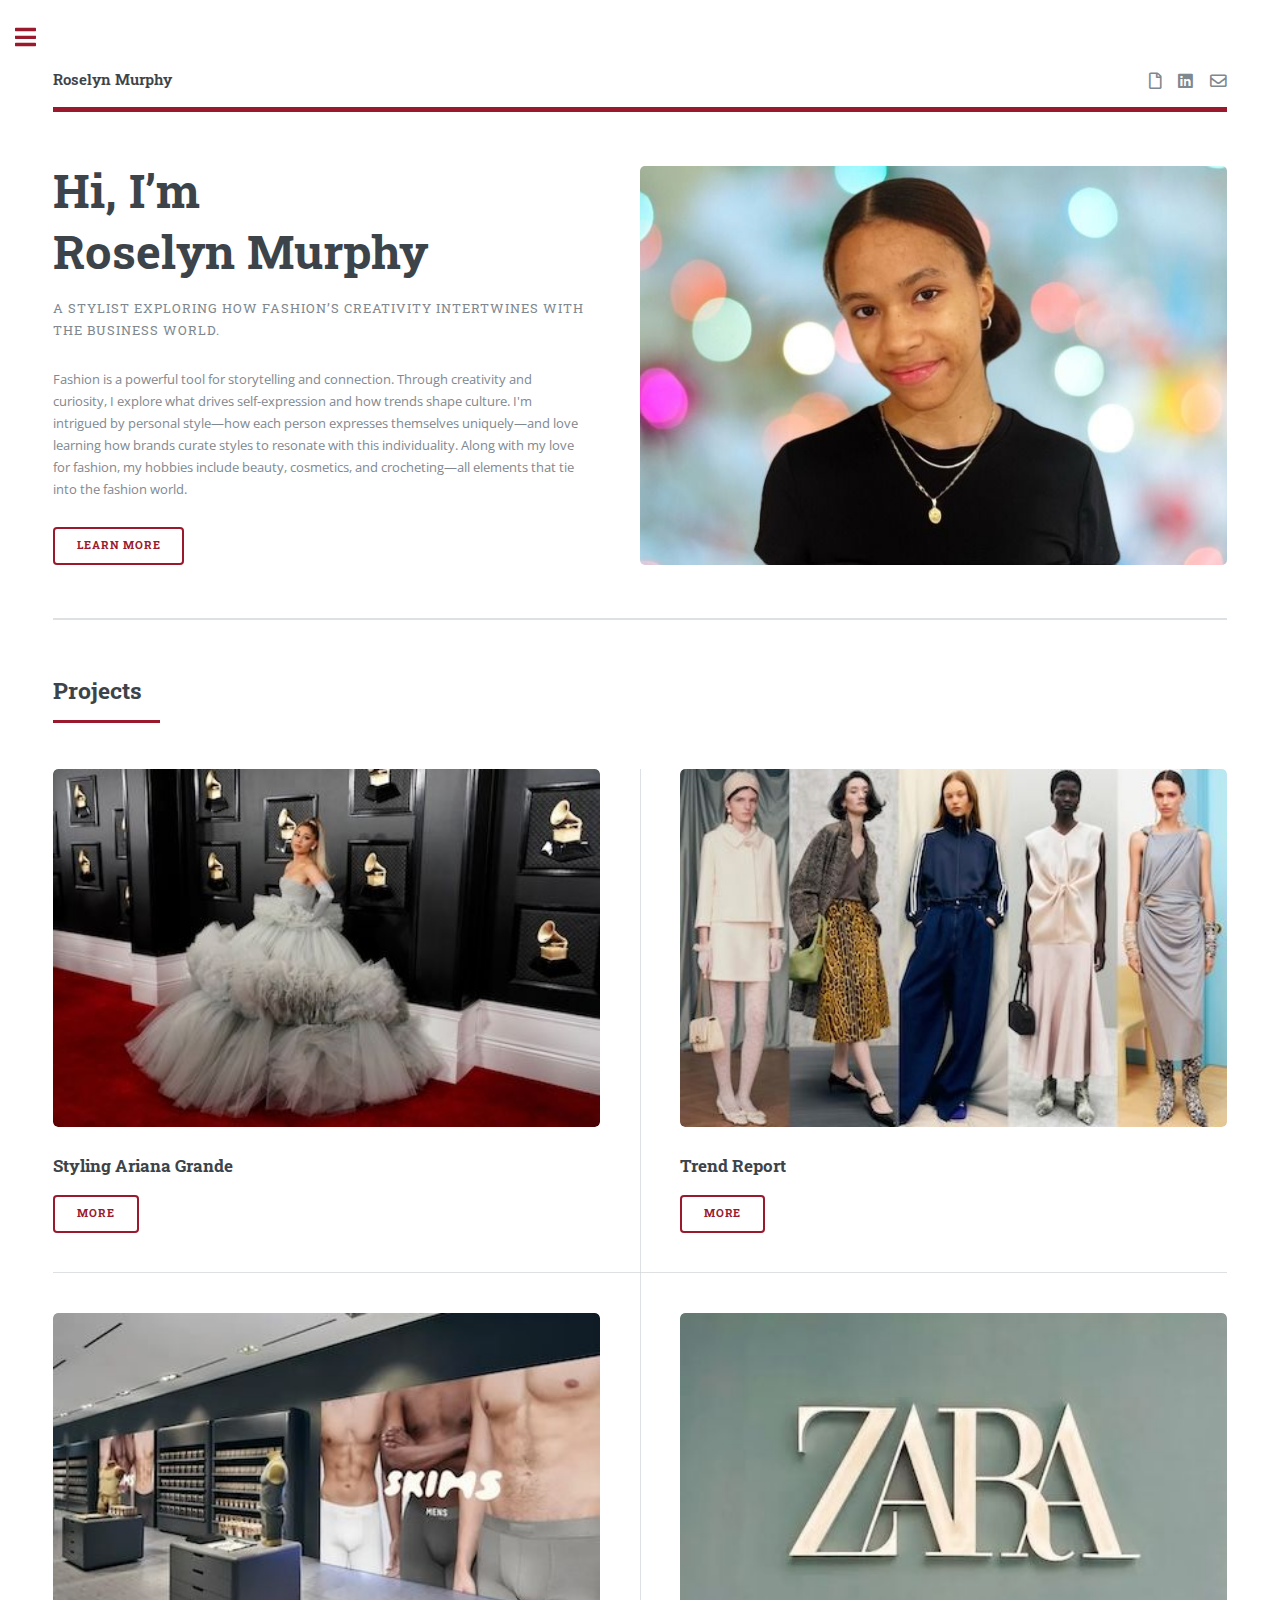
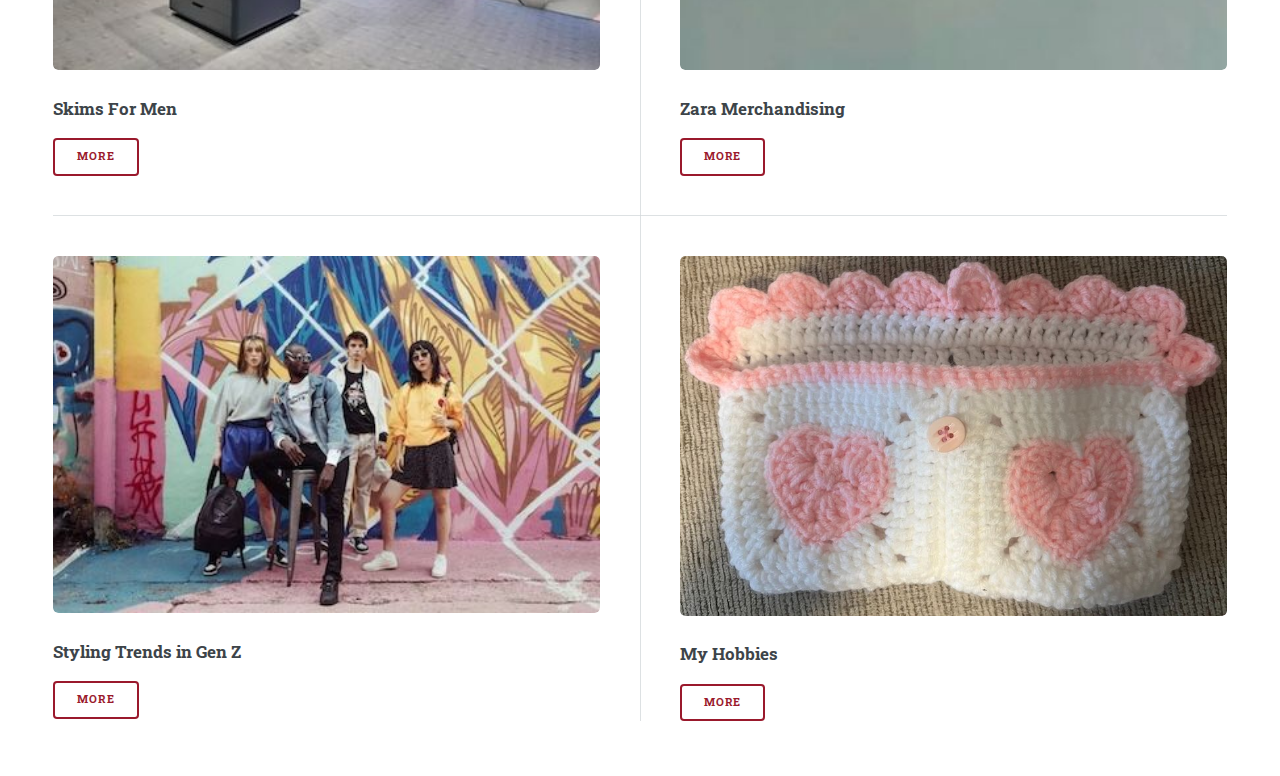
<file: index.html>
<!DOCTYPE html>
<!--
	Editorial by HTML5 UP
	html5up.net | @ajlkn
	Free for personal and commercial use under the CCA 3.0 license (html5up.net/license)
-->
<html>
  <head>
    <title>Roselyn Murphy</title>
    <meta charset="utf-8" />
    <meta name="viewport" content="width=device-width, initial-scale=1, user-scalable=no" />
    <link href="https://cdn.jsdelivr.net/npm/bootstrap@5.3.3/dist/css/bootstrap.min.css" rel="stylesheet" integrity="sha384-QWTKZyjpPEjISv5WaRU9OFeRpok6YctnYmDr5pNlyT2bRjXh0JMhjY6hW+ALEwIH" crossorigin="anonymous" />
    <link rel="stylesheet" href="assets/css/main.css" />
    <link rel="shortcut icon" href="images/favicon.png" />
  </head>
  <body class="is-preload">
    <!-- Wrapper -->
    <div id="wrapper">
      <!-- Main -->
      <div id="main">
        <div class="inner">
          <!-- Header -->
          <header id="header">
            <a href="index.html" class="logo"><strong>Roselyn Murphy</strong></a>
            <ul class="icons">
              <li>
                <a href="resume.html" class="icon fa-file"><span class="label">Resume</span></a>
              </li>
              <li>
                <a href="https://www.linkedin.com/in/roselynmurphy/" target="_blank" class="icon brands fa-linkedin"><span class="label">LinkedIn</span></a>
              </li>

              <li>
                <a href="mailto:roselynstyles1@gmail.com" class="icon fa-envelope"><span class="label">E-mail</span></a>
              </li>
            </ul>
          </header>

          <!-- Banner -->
          <section id="banner">
            <div class="content">
              <header>
                <h1>Hi, I’m <br />Roselyn Murphy</h1>
                <p>A stylist exploring how fashion’s creativity intertwines with the business world.</p>
              </header>
              <p>Fashion is a powerful tool for storytelling and connection. Through creativity and curiosity, I explore what drives self-expression and how trends shape culture. I'm intrigued by personal style—how each person expresses themselves uniquely—and love learning how brands curate styles to resonate with this individuality. Along with my love for fashion, my hobbies include beauty, cosmetics, and crocheting—all elements that tie into the fashion world.</p>
              <ul class="actions">
                <li><a href="#projects" class="button big">Learn More</a></li>
              </ul>
            </div>
            <span class="image object">
              <img src="images/pic12.jpg" alt="Young woman in a black t-shirt in front of a colorful background" />
            </span>
          </section>

          <!-- Section -->
          <section id="projects">
            <header class="major">
              <h2>Projects</h2>
            </header>
            <div class="posts">
              <article>
                <a href="https://docs.google.com/presentation/d/e/2PACX-1vQFUf8J9UiQTQElZM9oThGrsbC87ZNIMvY0MImWCInMds0xAnpzkNyN0obHUUwVGMZwhWYCDi-Po8GY/pub?start=false&loop=false&delayms=3000" target="_blank" class="image"><img src="images/pic01.jpg" alt="" /></a>
                <h3>Styling Ariana Grande</h3>
                <ul class="actions">
                  <li><a href="https://docs.google.com/presentation/d/e/2PACX-1vQFUf8J9UiQTQElZM9oThGrsbC87ZNIMvY0MImWCInMds0xAnpzkNyN0obHUUwVGMZwhWYCDi-Po8GY/pub?start=false&loop=false&delayms=3000" target="_blank" class="button">More</a></li>
                </ul>
              </article>
              <article>
                <a href="https://docs.google.com/presentation/d/e/2PACX-1vSbdgY721Va6yXql9DDVXXfve1D-O9VCAEy5qbvpsdWv3rvLDGauWvRI8lg11WyDJUmeQJ88-68aOCx/pub?start=false&loop=false&delayms=3000" target="_blank" class="image"><img src="images/pic02.jpg" alt="" /></a>
                <h3>Trend Report</h3>
                <ul class="actions">
                  <li><a href="https://docs.google.com/presentation/d/e/2PACX-1vSbdgY721Va6yXql9DDVXXfve1D-O9VCAEy5qbvpsdWv3rvLDGauWvRI8lg11WyDJUmeQJ88-68aOCx/pub?start=false&loop=false&delayms=3000" target="_blank" class="button">More</a></li>
                </ul>
              </article>
              <article>
                <a href="https://docs.google.com/presentation/d/e/2PACX-1vSrEFPoEVnE91pwb76P_fZr3q1hpel1ezLRpvy9yBvN6WawYiaPIxX-_GbU773xyBFAYDmcMs9Pz_ov/pub?start=false&loop=false&delayms=3000" target="_blank" class="image"><img src="images/pic03.jpg" alt="" /></a>
                <h3>Skims For Men</h3>

                <ul class="actions">
                  <li><a href="https://docs.google.com/presentation/d/e/2PACX-1vSrEFPoEVnE91pwb76P_fZr3q1hpel1ezLRpvy9yBvN6WawYiaPIxX-_GbU773xyBFAYDmcMs9Pz_ov/pub?start=false&loop=false&delayms=3000" target="_blank" class="button">More</a></li>
                </ul>
              </article>
              <article>
                <a href="https://docs.google.com/presentation/d/e/2PACX-1vQGa0f9np5UrNCwvm_CsO5bmOja0ASBzr_uhqsFW5eKWUH3UvQRjwRH_uY_VELbQycNnWjDblXEBR2b/pub?start=false&loop=false&delayms=3000" target="_blank" class="image"><img src="images/pic04.jpg" alt="" /></a>
                <h3>Zara Merchandising</h3>

                <ul class="actions">
                  <li><a href="https://docs.google.com/presentation/d/e/2PACX-1vQGa0f9np5UrNCwvm_CsO5bmOja0ASBzr_uhqsFW5eKWUH3UvQRjwRH_uY_VELbQycNnWjDblXEBR2b/pub?start=false&loop=false&delayms=3000" target="_blank" class="button">More</a></li>
                </ul>
              </article>
              <article>
                <a href="https://www.canva.com/design/DAFW8zA4uZY/KrnlI-2i9bk90xEfMPKT4g/view?utm_content=DAFW8zA4uZY&utm_campaign=designshare&utm_medium=link2&utm_source=uniquelinks&utlId=h5770e07f64" target="_blank" class="image"><img src="images/pic05.jpg" alt="" /></a>
                <h3>Styling Trends in Gen Z</h3>

                <ul class="actions">
                  <li><a href="https://www.canva.com/design/DAFW8zA4uZY/KrnlI-2i9bk90xEfMPKT4g/view?utm_content=DAFW8zA4uZY&utm_campaign=designshare&utm_medium=link2&utm_source=uniquelinks&utlId=h5770e07f64" target="_blank" class="button">More</a></li>
                </ul>
              </article>
              <article>
                <a href="hobbies.html" class="image">
                  <div id="carouselExampleSlidesOnly" class="carousel slide" data-bs-ride="carousel">
                    <div class="carousel-inner">
                      <div class="carousel-item active">
                        <img src="images/pic06.jpg" class="d-block w-100" alt="crocheted purse in white and pink" />
                      </div>
                      <div class="carousel-item">
                        <img src="images/pic07.jpg" class="d-block w-100" alt="crocheted purse in pink and white" />
                      </div>
                      <div class="carousel-item">
                        <img src="images/pic08.jpg" class="d-block w-100" alt="crocheted case to hold crocheting supplies" />
                      </div>
                      <div class="carousel-item">
                        <img src="images/pic09.jpg" class="d-block w-100" alt="crocheted white bunny with red heart" />
                      </div>
                      <div class="carousel-item">
                        <img src="images/pic10.jpg" class="d-block w-100" alt="crocheted purple bunny with pink heart" />
                      </div>
                      <div class="carousel-item">
                        <img src="images/pic11.jpg" class="d-block w-100" alt="crocheted tote in white and blue" />
                      </div>
                    </div></div
                ></a>
                <h3>My Hobbies</h3>

                <ul class="actions">
                  <li><a href="hobbies.html" class="button">More</a></li>
                </ul>
              </article>
            </div>
          </section>
        </div>
      </div>

      <!-- Sidebar -->
      <div id="sidebar">
        <div class="inner">
          <!-- Menu -->
          <nav id="menu">
            <header class="major">
              <h2>Menu</h2>
            </header>
            <ul>
              <li><a href="index.html">About</a></li>
              <li><a href="resume.html">Resume</a></li>
              <li>
                <span class="opener">Projects</span>
                <ul>
                  <li><a href="https://docs.google.com/presentation/d/e/2PACX-1vQFUf8J9UiQTQElZM9oThGrsbC87ZNIMvY0MImWCInMds0xAnpzkNyN0obHUUwVGMZwhWYCDi-Po8GY/pub?start=false&loop=false&delayms=3000" target="_blank">Styling Ariana Grande</a></li>
                  <li><a href="https://docs.google.com/presentation/d/e/2PACX-1vSbdgY721Va6yXql9DDVXXfve1D-O9VCAEy5qbvpsdWv3rvLDGauWvRI8lg11WyDJUmeQJ88-68aOCx/pub?start=false&loop=false&delayms=3000" target="_blank">Trend Report</a></li>
                  <li><a href="https://docs.google.com/presentation/d/e/2PACX-1vSrEFPoEVnE91pwb76P_fZr3q1hpel1ezLRpvy9yBvN6WawYiaPIxX-_GbU773xyBFAYDmcMs9Pz_ov/pub?start=false&loop=false&delayms=3000" target="_blank">Skims</a></li>
                  <li><a href="https://docs.google.com/presentation/d/e/2PACX-1vQGa0f9np5UrNCwvm_CsO5bmOja0ASBzr_uhqsFW5eKWUH3UvQRjwRH_uY_VELbQycNnWjDblXEBR2b/pub?start=false&loop=false&delayms=3000" target="_blank">Zara Merchandising</a></li>
                  <li><a href="https://www.canva.com/design/DAFW8zA4uZY/KrnlI-2i9bk90xEfMPKT4g/view?utm_content=DAFW8zA4uZY&utm_campaign=designshare&utm_medium=link2&utm_source=uniquelinks&utlId=h5770e07f64" target="_blank">Styling Trends in Gen Z</a></li>
                  <li><a href="hobbies.html">My Hobbies</a></li>
                </ul>
              </li>
            </ul>
          </nav>

          <!-- Section -->
          <section>
            <header class="major">
              <h2>Get in touch</h2>
            </header>
            <p>Passionate about making an impact in the fashion industry, I’m always seeking opportunities to further my vision and contribute to meaningful projects. Let’s connect and collaborate on something extraordinary.</p>
            <ul class="contact">
              <li class="icon solid fa-envelope"><a href="mailto:roselynstyles1@gmail.com">roselynstyles1@gmail.com</a></li>
              <li class="icon solid fa-phone">(929) 302-5917</li>
              <li class="icon brands fa-linkedin"><a href="https://www.linkedin.com/in/roselynmurphy/" target="_blank"> LinkedIn</a></li>
              <li class="icon solid fa-home">Bronx, New York, United States</li>
            </ul>

            <!-- Form -->
            <h3>Contact Me</h3>
            <form id="form" method="post" action="https://formspree.io/f/meoeyozb" name="contact">
              <div class="row gtr-uniform">
                <div class="col-6 col-12-xsmall">
                  <input type="text" name="demo-name" id="demo-name" value="" placeholder="Name" />
                </div>
                <div class="col-6 col-12-xsmall">
                  <input type="email" name="demo-email" id="demo-email" value="" placeholder="Email" />
                </div>
                <!-- Break -->
                <div class="col-12">
                  <textarea name="demo-message" id="demo-message" placeholder="Enter your message" rows="6"></textarea>
                </div>
                <!-- Break -->
                <div class="col-12">
                  <ul class="actions">
                    <li><input type="submit" value="Send Message" class="primary" /></li>
                    <li><input type="reset" value="Reset" /></li>
                  </ul>
                </div>
              </div>
            </form>
          </section>

          <!-- Footer -->
          <footer id="footer">
            <p class="copyright">&copy; Roselyn Murphy. All rights reserved. <br />Design: <a href="https://html5up.net">HTML5 UP</a>.</p>
          </footer>
        </div>
      </div>
    </div>

    <!-- Scripts -->
    <script src="https://cdn.jsdelivr.net/npm/bootstrap@5.3.3/dist/js/bootstrap.bundle.min.js" integrity="sha384-YvpcrYf0tY3lHB60NNkmXc5s9fDVZLESaAA55NDzOxhy9GkcIdslK1eN7N6jIeHz" crossorigin="anonymous"></script>
    <script src="assets/js/jquery.min.js"></script>
    <script src="assets/js/browser.min.js"></script>
    <script src="assets/js/breakpoints.min.js"></script>
    <script src="assets/js/util.js"></script>
    <script src="assets/js/main.js"></script>
  </body>
</html>
</file>
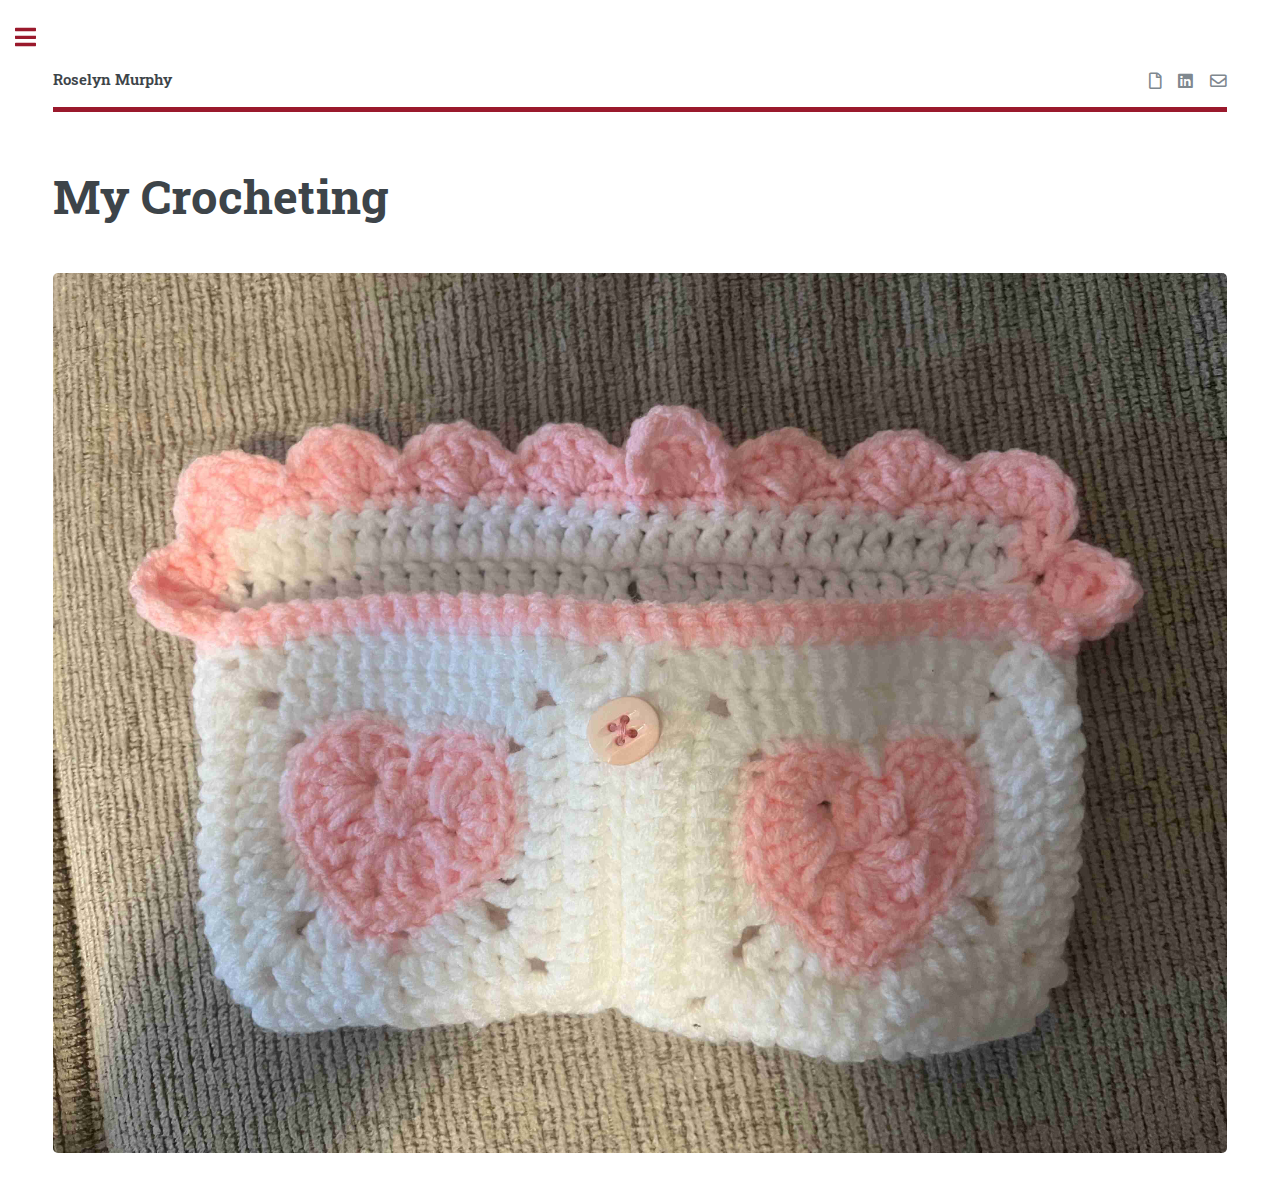
<file: hobbies.html>
<!DOCTYPE html>
<!--
	Editorial by HTML5 UP
	html5up.net | @ajlkn
	Free for personal and commercial use under the CCA 3.0 license (html5up.net/license)
-->
<html>
  <head>
    <title>Roselyn Murphy - Hobbies</title>
    <meta charset="utf-8" />
    <meta name="viewport" content="width=device-width, initial-scale=1, user-scalable=no" />
    <link href="https://cdn.jsdelivr.net/npm/bootstrap@5.3.3/dist/css/bootstrap.min.css" rel="stylesheet" integrity="sha384-QWTKZyjpPEjISv5WaRU9OFeRpok6YctnYmDr5pNlyT2bRjXh0JMhjY6hW+ALEwIH" crossorigin="anonymous" />
    <link rel="stylesheet" href="assets/css/main.css" />
    <link rel="shortcut icon" href="images/favicon.png" />
  </head>
  <body class="is-preload">
    <!-- Wrapper -->
    <div id="wrapper">
      <!-- Main -->
      <div id="main">
        <div class="inner">
          <!-- Header -->
          <header id="header">
            <a href="index.html" class="logo"><strong>Roselyn Murphy</strong></a>
            <ul class="icons">
              <li>
                <a href="resume.html" class="icon fa-file"><span class="label">Resume</span></a>
              </li>
              <li>
                <a href="https://www.linkedin.com/in/roselynmurphy/" target="_blank" class="icon brands fa-linkedin"><span class="label">LinkedIn</span></a>
              </li>

              <li>
                <a href="mailto:roselynstyles1@gmail.com" class="icon fa-envelope"><span class="label">E-mail</span></a>
              </li>
            </ul>
          </header>

          <!-- Content -->
          <section id="projects">
            <header class="main">
              <h1>My Crocheting</h1>
            </header>
            <div id="carouselExampleSlidesOnly" class="carousel slide" data-bs-ride="carousel">
              <div class="carousel-inner">
                <div class="carousel-item active">
                  <img src="images/pic14.jpg" class="d-block w-100 image object" alt="crocheted purse in white and pink" />
                </div>
                <div class="carousel-item">
                  <img src="images/pic15.jpg" class="d-block w-100 image object" alt="crocheted purse in pink and white" />
                </div>
                <div class="carousel-item">
                  <img src="images/pic16.jpg" class="d-block w-100 image object" alt="crocheted case to hold crocheting supplies" />
                </div>
                <div class="carousel-item">
                  <img src="images/pic17.jpg" class="d-block w-100 image object" alt="crocheted white bunny with red heart" />
                </div>
                <div class="carousel-item">
                  <img src="images/pic18.jpg" class="d-block w-100 image object" alt="crocheted purple bunny with pink heart" />
                </div>
                <div class="carousel-item">
                  <img src="images/pic19.jpg" class="d-block w-100 image object" alt="crocheted tote in white and blue" />
                </div>
              </div>
            </div>
          </section>
        </div>
      </div>

      <!-- Sidebar -->
      <div id="sidebar">
        <div class="inner">
          <!-- Menu -->
          <nav id="menu">
            <header class="major">
              <h2>Menu</h2>
            </header>
            <ul>
              <li><a href="index.html">About</a></li>
              <li><a href="resume.html">Resume</a></li>
              <li>
                <span class="opener">Projects</span>
                <ul>
                  <li><a href="https://docs.google.com/presentation/d/e/2PACX-1vQFUf8J9UiQTQElZM9oThGrsbC87ZNIMvY0MImWCInMds0xAnpzkNyN0obHUUwVGMZwhWYCDi-Po8GY/pub?start=false&loop=false&delayms=3000" target="_blank">Styling Ariana Grande</a></li>
                  <li><a href="https://docs.google.com/presentation/d/e/2PACX-1vSbdgY721Va6yXql9DDVXXfve1D-O9VCAEy5qbvpsdWv3rvLDGauWvRI8lg11WyDJUmeQJ88-68aOCx/pub?start=false&loop=false&delayms=3000" target="_blank">Trend Report</a></li>
                  <li><a href="https://docs.google.com/presentation/d/e/2PACX-1vSrEFPoEVnE91pwb76P_fZr3q1hpel1ezLRpvy9yBvN6WawYiaPIxX-_GbU773xyBFAYDmcMs9Pz_ov/pub?start=false&loop=false&delayms=3000" target="_blank">Skims</a></li>
                  <li><a href="https://docs.google.com/presentation/d/e/2PACX-1vQGa0f9np5UrNCwvm_CsO5bmOja0ASBzr_uhqsFW5eKWUH3UvQRjwRH_uY_VELbQycNnWjDblXEBR2b/pub?start=false&loop=false&delayms=3000" target="_blank">Zara Merchandising</a></li>
                  <li><a href="https://www.canva.com/design/DAFW8zA4uZY/KrnlI-2i9bk90xEfMPKT4g/view?utm_content=DAFW8zA4uZY&utm_campaign=designshare&utm_medium=link2&utm_source=uniquelinks&utlId=h5770e07f64" target="_blank">Styling Trends in Gen Z</a></li>
                  <li><a href="hobbies.html">My Hobbies</a></li>
                </ul>
              </li>
            </ul>
          </nav>

          <!-- Section -->
          <section>
            <header class="major">
              <h2>Get in touch</h2>
            </header>
            <p>Passionate about making an impact in the fashion industry, I’m always seeking opportunities to further my vision and contribute to meaningful projects. Let’s connect and collaborate on something extraordinary.</p>
            <ul class="contact">
              <li class="icon solid fa-envelope"><a href="mailto:roselynstyles1@gmail.com">roselynstyles1@gmail.com</a></li>
              <li class="icon solid fa-phone">(929) 302-5917</li>
              <li class="icon brands fa-linkedin"><a href="https://www.linkedin.com/in/roselynmurphy/" target="_blank"> LinkedIn</a></li>
              <li class="icon solid fa-home">Bronx, New York, United States</li>
            </ul>

            <!-- Form -->
            <h3>Contact Me</h3>
            <form id="form" method="post" action="https://formspree.io/f/meoeyozb" name="contact">
              <div class="row gtr-uniform">
                <div class="col-6 col-12-xsmall">
                  <input type="text" name="demo-name" id="demo-name" value="" placeholder="Name" />
                </div>
                <div class="col-6 col-12-xsmall">
                  <input type="email" name="demo-email" id="demo-email" value="" placeholder="Email" />
                </div>
                <!-- Break -->
                <div class="col-12">
                  <textarea name="demo-message" id="demo-message" placeholder="Enter your message" rows="6"></textarea>
                </div>
                <!-- Break -->
                <div class="col-12">
                  <ul class="actions">
                    <li><input type="submit" value="Send Message" class="primary" /></li>
                    <li><input type="reset" value="Reset" /></li>
                  </ul>
                </div>
              </div>
            </form>
          </section>

          <!-- Footer -->
          <footer id="footer">
            <p class="copyright">&copy; Roselyn Murphy. All rights reserved. <br />Design: <a href="https://html5up.net">HTML5 UP</a>.</p>
          </footer>
        </div>
      </div>
    </div>

    <!-- Scripts -->
    <script src="https://cdn.jsdelivr.net/npm/bootstrap@5.3.3/dist/js/bootstrap.bundle.min.js" integrity="sha384-YvpcrYf0tY3lHB60NNkmXc5s9fDVZLESaAA55NDzOxhy9GkcIdslK1eN7N6jIeHz" crossorigin="anonymous"></script>
    <script src="assets/js/jquery.min.js"></script>
    <script src="assets/js/browser.min.js"></script>
    <script src="assets/js/breakpoints.min.js"></script>
    <script src="assets/js/util.js"></script>
    <script src="assets/js/main.js"></script>
  </body>
</html>
</file>
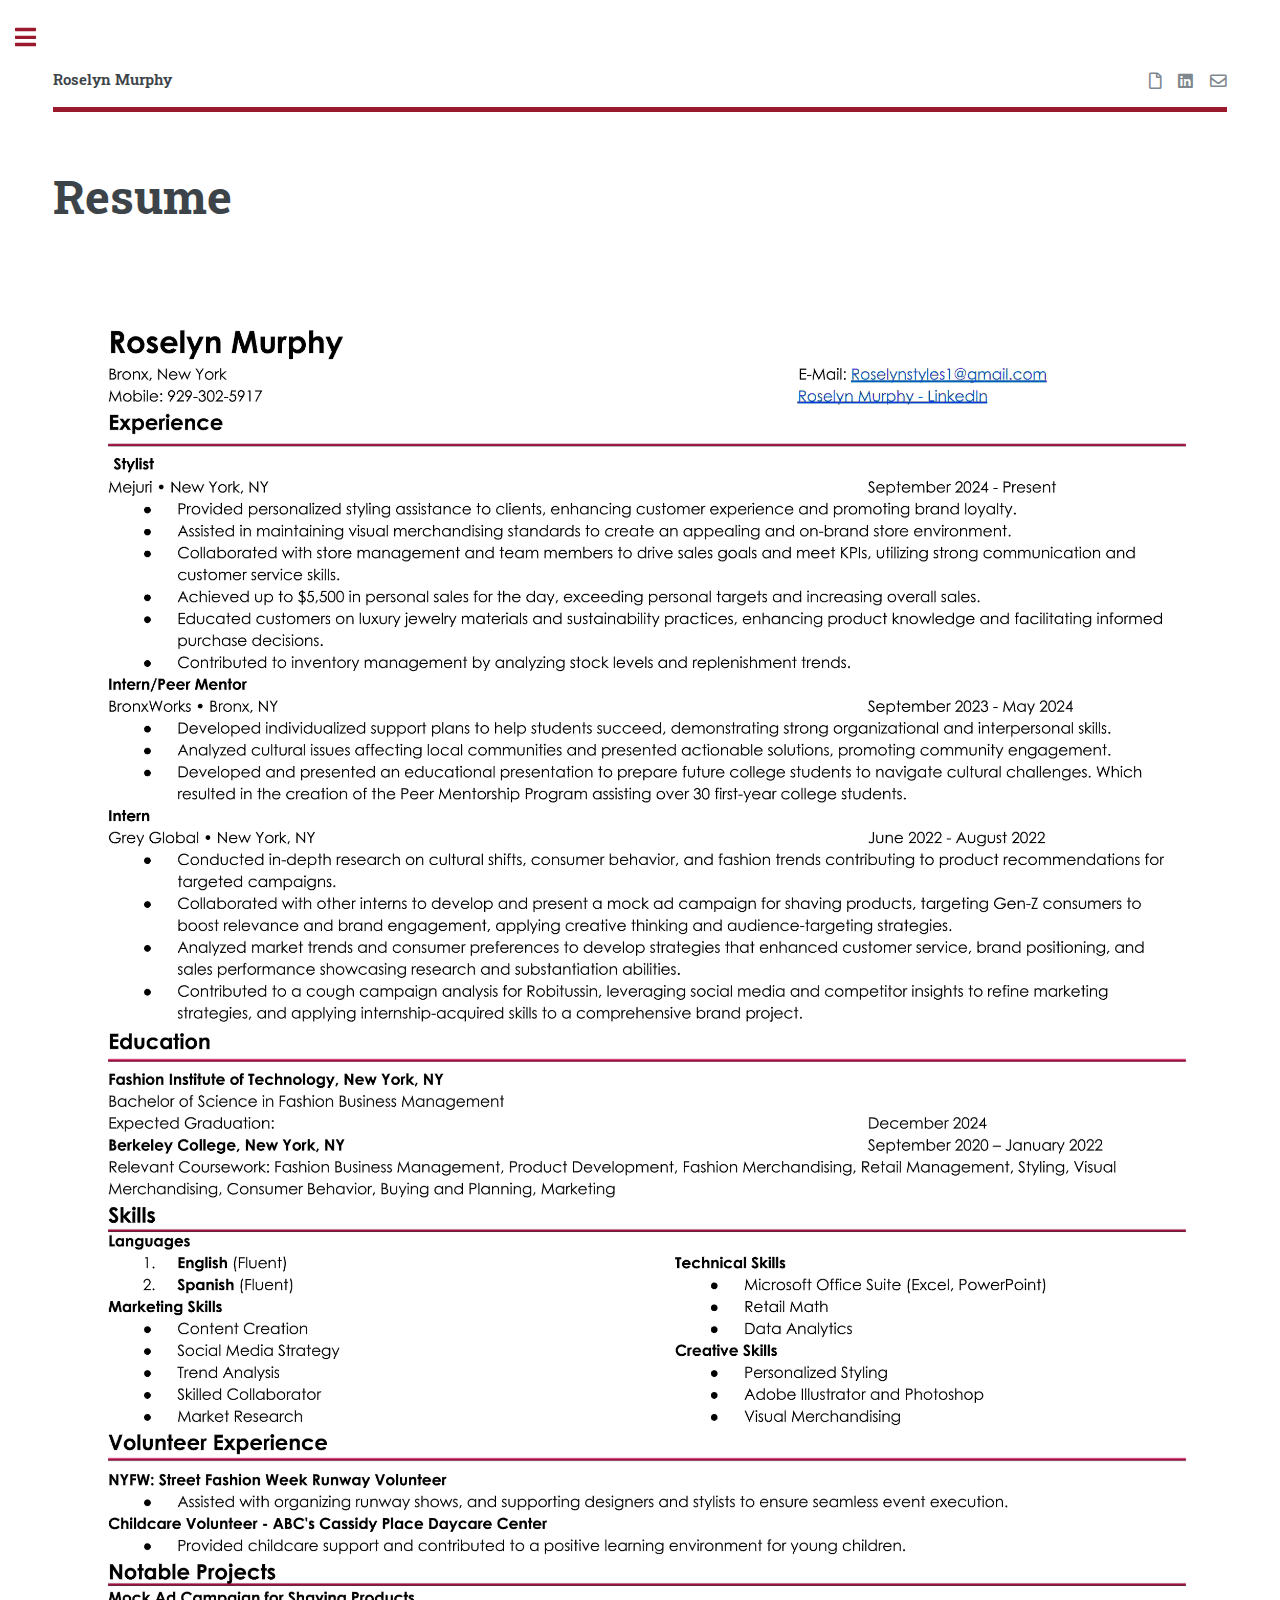
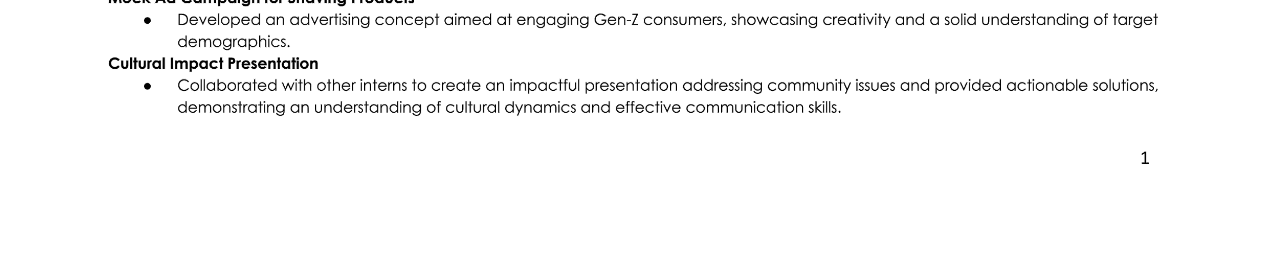
<file: resume.html>
<!DOCTYPE html>
<!--
	Editorial by HTML5 UP
	html5up.net | @ajlkn
	Free for personal and commercial use under the CCA 3.0 license (html5up.net/license)
-->
<html>
  <head>
    <title>Roselyn Murphy - Resume</title>
    <meta charset="utf-8" />
    <meta name="viewport" content="width=device-width, initial-scale=1, user-scalable=no" />
    <link rel="stylesheet" href="assets/css/main.css" />

    <link rel="shortcut icon" href="images/favicon.png" />
  </head>
  <body class="is-preload">
    <!-- Wrapper -->
    <div id="wrapper">
      <!-- Main -->
      <div id="main">
        <div class="inner">
          <!-- Header -->
          <header id="header">
            <a href="index.html" class="logo"><strong>Roselyn Murphy</strong></a>
            <ul class="icons">
              <li>
                <a href="resume.html" class="icon fa-file"><span class="label">Resume</span></a>
              </li>
              <li>
                <a href="https://www.linkedin.com/in/roselynmurphy/" target="_blank" class="icon brands fa-linkedin"><span class="label">LinkedIn</span></a>
              </li>
              <li>
                <a href="mailto:roselynstyles1@gmail.com" class="icon fa-envelope"><span class="label">E-mail</span></a>
              </li>
            </ul>
          </header>

          <!-- Banner -->
          <section>
            <header class="main">
              <h1>Resume</h1>
            </header>
            <span class="image main"><img src="images/pic13.jpg" alt="Resume" /></span>
          </section>
        </div>
      </div>

      <!-- Sidebar -->
      <div id="sidebar">
        <div class="inner">

          <!-- Menu -->
          <nav id="menu">
            <header class="major">
              <h2>Menu</h2>
            </header>
            <ul>
              <li><a href="index.html">About</a></li>
              <li><a href="resume.html">Resume</a></li>
              <li>
                <span class="opener">Projects</span>
                <ul>
                  <li><a href="https://docs.google.com/presentation/d/e/2PACX-1vQFUf8J9UiQTQElZM9oThGrsbC87ZNIMvY0MImWCInMds0xAnpzkNyN0obHUUwVGMZwhWYCDi-Po8GY/pub?start=false&loop=false&delayms=3000" target="_blank">Styling Ariana Grande</a></li>
                  <li><a href="https://docs.google.com/presentation/d/e/2PACX-1vSbdgY721Va6yXql9DDVXXfve1D-O9VCAEy5qbvpsdWv3rvLDGauWvRI8lg11WyDJUmeQJ88-68aOCx/pub?start=false&loop=false&delayms=3000" target="_blank">Trend Report</a></li>
                  <li><a href="https://docs.google.com/presentation/d/e/2PACX-1vSrEFPoEVnE91pwb76P_fZr3q1hpel1ezLRpvy9yBvN6WawYiaPIxX-_GbU773xyBFAYDmcMs9Pz_ov/pub?start=false&loop=false&delayms=3000" target="_blank">Skims</a></li>
                  <li><a href="https://docs.google.com/presentation/d/e/2PACX-1vQGa0f9np5UrNCwvm_CsO5bmOja0ASBzr_uhqsFW5eKWUH3UvQRjwRH_uY_VELbQycNnWjDblXEBR2b/pub?start=false&loop=false&delayms=3000" target="_blank">Zara Merchandising</a></li>
                  <li><a href="https://www.canva.com/design/DAFW8zA4uZY/KrnlI-2i9bk90xEfMPKT4g/view?utm_content=DAFW8zA4uZY&utm_campaign=designshare&utm_medium=link2&utm_source=uniquelinks&utlId=h5770e07f64" target="_blank">Styling Trends in Gen Z</a></li>
                  <li><a href="hobbies.html">My Hobbies</a></li>
                </ul>
              </li>
            </ul>
          </nav>

          <!-- Section -->
          <section>
            <header class="major">
              <h2>Get in touch</h2>
            </header>
            <p>Passionate about making an impact in the fashion industry, I’m always seeking opportunities to further my vision and contribute to meaningful projects. Let’s connect and collaborate on something extraordinary.</p>
            <ul class="contact">
              <li class="icon solid fa-envelope"><a href="mailto:roselynstyles1@gmail.com">roselynstyles1@gmail.com</a></li>
              <li class="icon solid fa-phone">(929) 302-5917</li>
              <li class="icon brands fa-linkedin"><a href="https://www.linkedin.com/in/roselynmurphy/" target="_blank">LinkedIn</a></li>
              <li class="icon solid fa-home">Bronx, New York, United States</li>
            </ul>

            <!-- Form -->
            <h3>Contact Me</h3>
            <form id="form" method="post" action="#">
              <div class="row gtr-uniform">
                <div class="col-6 col-12-xsmall">
                  <input type="text" name="demo-name" id="demo-name" value="" placeholder="Name" />
                </div>
                <div class="col-6 col-12-xsmall">
                  <input type="email" name="demo-email" id="demo-email" value="" placeholder="Email" />
                </div>
                <!-- Break -->
                <div class="col-12">
                  <textarea name="demo-message" id="demo-message" placeholder="Enter your message" rows="6"></textarea>
                </div>
                <!-- Break -->
                <div class="col-12">
                  <ul class="actions">
                    <li><input type="submit" value="Send Message" class="primary" /></li>
                    <li><input type="reset" value="Reset" /></li>
                  </ul>
                </div>
              </div>
            </form>
          </section>

          <!-- Footer -->
          <footer id="footer">
            <p class="copyright">&copy; Roselyn Murphy. All rights reserved. <br />Design: <a href="https://html5up.net">HTML5 UP</a>.</p>
          </footer>
        </div>
      </div>
    </div>

    <!-- Scripts -->
    <script src="assets/js/jquery.min.js"></script>
    <script src="assets/js/browser.min.js"></script>
    <script src="assets/js/breakpoints.min.js"></script>
    <script src="assets/js/util.js"></script>
    <script src="assets/js/main.js"></script>
  </body>
</html>
</file>
<file: assets/css/main.css>
@import url(fontawesome-all.min.css);
@import url("https://fonts.googleapis.com/css?family=Open+Sans:400,600,400italic,600italic|Roboto+Slab:400,700");
/*
	Editorial by HTML5 UP
	html5up.net | @ajlkn
	Free for personal and commercial use under the CCA 3.0 license (html5up.net/license)
*/
html, body, div, span, applet, object,
iframe, h1, h2, h3, h4, h5, h6, p, blockquote,
pre, a, abbr, acronym, address, big, cite,
code, del, dfn, em, img, ins, kbd, q, s, samp,
small, strike, strong, sub, sup, tt, var, b,
u, i, center, dl, dt, dd, ol, ul, li, fieldset,
form, label, legend, table, caption, tbody,
tfoot, thead, tr, th, td, article, aside,
canvas, details, embed, figure, figcaption,
footer, header, hgroup, menu, nav, output, ruby,
section, summary, time, mark, audio, video {
  margin: 0;
  padding: 0;
  border: 0;
  font-size: 100%;
  font: inherit;
  vertical-align: baseline; }

article, aside, details, figcaption, figure,
footer, header, hgroup, menu, nav, section {
  display: block; }

body {
  line-height: 1; }

ol, ul {
  list-style: none; }

blockquote, q {
  quotes: none; }
  blockquote:before, blockquote:after, q:before, q:after {
    content: '';
    content: none; }

table {
  border-collapse: collapse;
  border-spacing: 0; }

body {
  -webkit-text-size-adjust: none; }

mark {
  background-color: transparent;
  color: inherit; }

input::-moz-focus-inner {
  border: 0;
  padding: 0; }

input, select, textarea {
  -moz-appearance: none;
  -webkit-appearance: none;
  -ms-appearance: none;
  appearance: none; }

/* Basic */
@-ms-viewport {
  width: device-width; }

body {
  -ms-overflow-style: scrollbar; }

@media screen and (max-width: 480px) {
  html, body {
    min-width: 320px; } }

html {
  box-sizing: border-box; }

*, *:before, *:after {
  box-sizing: inherit; }

body {
  background: #ffffff; }
  body.is-preload *, body.is-preload *:before, body.is-preload *:after, body.is-resizing *, body.is-resizing *:before, body.is-resizing *:after {
    -moz-animation: none !important;
    -webkit-animation: none !important;
    -ms-animation: none !important;
    animation: none !important;
    -moz-transition: none !important;
    -webkit-transition: none !important;
    -ms-transition: none !important;
    transition: none !important; }

/* Type */
body, input, select, textarea {
  color: #7f888f;
  font-family: "Open Sans", sans-serif;
  font-size: 13pt;
  font-weight: 400;
  line-height: 1.65; }
  @media screen and (max-width: 1680px) {
    body, input, select, textarea {
      font-size: 11pt; } }
  @media screen and (max-width: 1280px) {
    body, input, select, textarea {
      font-size: 10pt; } }
  @media screen and (max-width: 360px) {
    body, input, select, textarea {
      font-size: 9pt; } }

a {
  -moz-transition: color 0.2s ease-in-out, border-bottom-color 0.2s ease-in-out;
  -webkit-transition: color 0.2s ease-in-out, border-bottom-color 0.2s ease-in-out;
  -ms-transition: color 0.2s ease-in-out, border-bottom-color 0.2s ease-in-out;
  transition: color 0.2s ease-in-out, border-bottom-color 0.2s ease-in-out;
  border-bottom: dotted 1px;
  color: #9A192C;
  text-decoration: none; }
  a:hover {
    border-bottom-color: #9A192C;
    color: #9A192C !important; }
    a:hover strong {
      color: inherit; }

strong, b {
  color: #3d4449;
  font-weight: 600; }

em, i {
  font-style: italic; }

p {
  margin: 0 0 2em 0; }

h1, h2, h3, h4, h5, h6 {
  color: #3d4449;
  font-family: "Roboto Slab", serif;
  font-weight: 700;
  line-height: 1.5;
  margin: 0 0 1em 0; }
  h1 a, h2 a, h3 a, h4 a, h5 a, h6 a {
    color: inherit;
    text-decoration: none;
    border-bottom: 0; }

h1 {
  font-size: 4em;
  margin: 0 0 0.5em 0;
  line-height: 1.3; }

h2 {
  font-size: 1.75em; }

h3 {
  font-size: 1.25em; }

h4 {
  font-size: 1.1em; }

h5 {
  font-size: 0.9em; }

h6 {
  font-size: 0.7em; }

@media screen and (max-width: 1680px) {
  h1 {
    font-size: 3.5em; } }

@media screen and (max-width: 980px) {
  h1 {
    font-size: 3.25em; } }

@media screen and (max-width: 736px) {
  h1 {
    font-size: 2em;
    line-height: 1.4; }
  h2 {
    font-size: 1.5em; } }

sub {
  font-size: 0.8em;
  position: relative;
  top: 0.5em; }

sup {
  font-size: 0.8em;
  position: relative;
  top: -0.5em; }

blockquote {
  border-left: solid 3px rgba(210, 215, 217, 0.75);
  font-style: italic;
  margin: 0 0 2em 0;
  padding: 0.5em 0 0.5em 2em; }

code {
  background: rgba(230, 235, 237, 0.25);
  border-radius: 0.375em;
  border: solid 1px rgba(210, 215, 217, 0.75);
  font-family: "Courier New", monospace;
  font-size: 0.9em;
  margin: 0 0.25em;
  padding: 0.25em 0.65em; }

pre {
  -webkit-overflow-scrolling: touch;
  font-family: "Courier New", monospace;
  font-size: 0.9em;
  margin: 0 0 2em 0; }
  pre code {
    display: block;
    line-height: 1.75;
    padding: 1em 1.5em;
    overflow-x: auto; }

hr {
  border: 0;
  border-bottom: solid 1px rgba(210, 215, 217, 0.75);
  margin: 2em 0; }
  hr.major {
    margin: 3em 0; }

.align-left {
  text-align: left; }

.align-center {
  text-align: center; }

.align-right {
  text-align: right; }

/* Row */
.row {
  display: flex;
  flex-wrap: wrap;
  box-sizing: border-box;
  align-items: stretch; }
  .row > * {
    box-sizing: border-box; }
  .row.gtr-uniform > * > :last-child {
    margin-bottom: 0; }
  .row.aln-left {
    justify-content: flex-start; }
  .row.aln-center {
    justify-content: center; }
  .row.aln-right {
    justify-content: flex-end; }
  .row.aln-top {
    align-items: flex-start; }
  .row.aln-middle {
    align-items: center; }
  .row.aln-bottom {
    align-items: flex-end; }
  .row > .imp {
    order: -1; }
  .row > .col-1 {
    width: 8.33333%; }
  .row > .off-1 {
    margin-left: 8.33333%; }
  .row > .col-2 {
    width: 16.66667%; }
  .row > .off-2 {
    margin-left: 16.66667%; }
  .row > .col-3 {
    width: 25%; }
  .row > .off-3 {
    margin-left: 25%; }
  .row > .col-4 {
    width: 33.33333%; }
  .row > .off-4 {
    margin-left: 33.33333%; }
  .row > .col-5 {
    width: 41.66667%; }
  .row > .off-5 {
    margin-left: 41.66667%; }
  .row > .col-6 {
    width: 50%; }
  .row > .off-6 {
    margin-left: 50%; }
  .row > .col-7 {
    width: 58.33333%; }
  .row > .off-7 {
    margin-left: 58.33333%; }
  .row > .col-8 {
    width: 66.66667%; }
  .row > .off-8 {
    margin-left: 66.66667%; }
  .row > .col-9 {
    width: 75%; }
  .row > .off-9 {
    margin-left: 75%; }
  .row > .col-10 {
    width: 83.33333%; }
  .row > .off-10 {
    margin-left: 83.33333%; }
  .row > .col-11 {
    width: 91.66667%; }
  .row > .off-11 {
    margin-left: 91.66667%; }
  .row > .col-12 {
    width: 100%; }
  .row > .off-12 {
    margin-left: 100%; }
  .row.gtr-0 {
    margin-top: 0;
    margin-left: 0em; }
    .row.gtr-0 > * {
      padding: 0 0 0 0em; }
    .row.gtr-0.gtr-uniform {
      margin-top: 0em; }
      .row.gtr-0.gtr-uniform > * {
        padding-top: 0em; }
  .row.gtr-25 {
    margin-top: 0;
    margin-left: -0.375em; }
    .row.gtr-25 > * {
      padding: 0 0 0 0.375em; }
    .row.gtr-25.gtr-uniform {
      margin-top: -0.375em; }
      .row.gtr-25.gtr-uniform > * {
        padding-top: 0.375em; }
  .row.gtr-50 {
    margin-top: 0;
    margin-left: -0.75em; }
    .row.gtr-50 > * {
      padding: 0 0 0 0.75em; }
    .row.gtr-50.gtr-uniform {
      margin-top: -0.75em; }
      .row.gtr-50.gtr-uniform > * {
        padding-top: 0.75em; }
  .row {
    margin-top: 0;
    margin-left: -1.5em; }
    .row > * {
      padding: 0 0 0 1.5em; }
    .row.gtr-uniform {
      margin-top: -1.5em; }
      .row.gtr-uniform > * {
        padding-top: 1.5em; }
  .row.gtr-150 {
    margin-top: 0;
    margin-left: -2.25em; }
    .row.gtr-150 > * {
      padding: 0 0 0 2.25em; }
    .row.gtr-150.gtr-uniform {
      margin-top: -2.25em; }
      .row.gtr-150.gtr-uniform > * {
        padding-top: 2.25em; }
  .row.gtr-200 {
    margin-top: 0;
    margin-left: -3em; }
    .row.gtr-200 > * {
      padding: 0 0 0 3em; }
    .row.gtr-200.gtr-uniform {
      margin-top: -3em; }
      .row.gtr-200.gtr-uniform > * {
        padding-top: 3em; }
  @media screen and (max-width: 1680px) {
    .row {
      display: flex;
      flex-wrap: wrap;
      box-sizing: border-box;
      align-items: stretch; }
      .row > * {
        box-sizing: border-box; }
      .row.gtr-uniform > * > :last-child {
        margin-bottom: 0; }
      .row.aln-left {
        justify-content: flex-start; }
      .row.aln-center {
        justify-content: center; }
      .row.aln-right {
        justify-content: flex-end; }
      .row.aln-top {
        align-items: flex-start; }
      .row.aln-middle {
        align-items: center; }
      .row.aln-bottom {
        align-items: flex-end; }
      .row > .imp-xlarge {
        order: -1; }
      .row > .col-1-xlarge {
        width: 8.33333%; }
      .row > .off-1-xlarge {
        margin-left: 8.33333%; }
      .row > .col-2-xlarge {
        width: 16.66667%; }
      .row > .off-2-xlarge {
        margin-left: 16.66667%; }
      .row > .col-3-xlarge {
        width: 25%; }
      .row > .off-3-xlarge {
        margin-left: 25%; }
      .row > .col-4-xlarge {
        width: 33.33333%; }
      .row > .off-4-xlarge {
        margin-left: 33.33333%; }
      .row > .col-5-xlarge {
        width: 41.66667%; }
      .row > .off-5-xlarge {
        margin-left: 41.66667%; }
      .row > .col-6-xlarge {
        width: 50%; }
      .row > .off-6-xlarge {
        margin-left: 50%; }
      .row > .col-7-xlarge {
        width: 58.33333%; }
      .row > .off-7-xlarge {
        margin-left: 58.33333%; }
      .row > .col-8-xlarge {
        width: 66.66667%; }
      .row > .off-8-xlarge {
        margin-left: 66.66667%; }
      .row > .col-9-xlarge {
        width: 75%; }
      .row > .off-9-xlarge {
        margin-left: 75%; }
      .row > .col-10-xlarge {
        width: 83.33333%; }
      .row > .off-10-xlarge {
        margin-left: 83.33333%; }
      .row > .col-11-xlarge {
        width: 91.66667%; }
      .row > .off-11-xlarge {
        margin-left: 91.66667%; }
      .row > .col-12-xlarge {
        width: 100%; }
      .row > .off-12-xlarge {
        margin-left: 100%; }
      .row.gtr-0 {
        margin-top: 0;
        margin-left: 0em; }
        .row.gtr-0 > * {
          padding: 0 0 0 0em; }
        .row.gtr-0.gtr-uniform {
          margin-top: 0em; }
          .row.gtr-0.gtr-uniform > * {
            padding-top: 0em; }
      .row.gtr-25 {
        margin-top: 0;
        margin-left: -0.375em; }
        .row.gtr-25 > * {
          padding: 0 0 0 0.375em; }
        .row.gtr-25.gtr-uniform {
          margin-top: -0.375em; }
          .row.gtr-25.gtr-uniform > * {
            padding-top: 0.375em; }
      .row.gtr-50 {
        margin-top: 0;
        margin-left: -0.75em; }
        .row.gtr-50 > * {
          padding: 0 0 0 0.75em; }
        .row.gtr-50.gtr-uniform {
          margin-top: -0.75em; }
          .row.gtr-50.gtr-uniform > * {
            padding-top: 0.75em; }
      .row {
        margin-top: 0;
        margin-left: -1.5em; }
        .row > * {
          padding: 0 0 0 1.5em; }
        .row.gtr-uniform {
          margin-top: -1.5em; }
          .row.gtr-uniform > * {
            padding-top: 1.5em; }
      .row.gtr-150 {
        margin-top: 0;
        margin-left: -2.25em; }
        .row.gtr-150 > * {
          padding: 0 0 0 2.25em; }
        .row.gtr-150.gtr-uniform {
          margin-top: -2.25em; }
          .row.gtr-150.gtr-uniform > * {
            padding-top: 2.25em; }
      .row.gtr-200 {
        margin-top: 0;
        margin-left: -3em; }
        .row.gtr-200 > * {
          padding: 0 0 0 3em; }
        .row.gtr-200.gtr-uniform {
          margin-top: -3em; }
          .row.gtr-200.gtr-uniform > * {
            padding-top: 3em; } }
  @media screen and (max-width: 1280px) {
    .row {
      display: flex;
      flex-wrap: wrap;
      box-sizing: border-box;
      align-items: stretch; }
      .row > * {
        box-sizing: border-box; }
      .row.gtr-uniform > * > :last-child {
        margin-bottom: 0; }
      .row.aln-left {
        justify-content: flex-start; }
      .row.aln-center {
        justify-content: center; }
      .row.aln-right {
        justify-content: flex-end; }
      .row.aln-top {
        align-items: flex-start; }
      .row.aln-middle {
        align-items: center; }
      .row.aln-bottom {
        align-items: flex-end; }
      .row > .imp-large {
        order: -1; }
      .row > .col-1-large {
        width: 8.33333%; }
      .row > .off-1-large {
        margin-left: 8.33333%; }
      .row > .col-2-large {
        width: 16.66667%; }
      .row > .off-2-large {
        margin-left: 16.66667%; }
      .row > .col-3-large {
        width: 25%; }
      .row > .off-3-large {
        margin-left: 25%; }
      .row > .col-4-large {
        width: 33.33333%; }
      .row > .off-4-large {
        margin-left: 33.33333%; }
      .row > .col-5-large {
        width: 41.66667%; }
      .row > .off-5-large {
        margin-left: 41.66667%; }
      .row > .col-6-large {
        width: 50%; }
      .row > .off-6-large {
        margin-left: 50%; }
      .row > .col-7-large {
        width: 58.33333%; }
      .row > .off-7-large {
        margin-left: 58.33333%; }
      .row > .col-8-large {
        width: 66.66667%; }
      .row > .off-8-large {
        margin-left: 66.66667%; }
      .row > .col-9-large {
        width: 75%; }
      .row > .off-9-large {
        margin-left: 75%; }
      .row > .col-10-large {
        width: 83.33333%; }
      .row > .off-10-large {
        margin-left: 83.33333%; }
      .row > .col-11-large {
        width: 91.66667%; }
      .row > .off-11-large {
        margin-left: 91.66667%; }
      .row > .col-12-large {
        width: 100%; }
      .row > .off-12-large {
        margin-left: 100%; }
      .row.gtr-0 {
        margin-top: 0;
        margin-left: 0em; }
        .row.gtr-0 > * {
          padding: 0 0 0 0em; }
        .row.gtr-0.gtr-uniform {
          margin-top: 0em; }
          .row.gtr-0.gtr-uniform > * {
            padding-top: 0em; }
      .row.gtr-25 {
        margin-top: 0;
        margin-left: -0.375em; }
        .row.gtr-25 > * {
          padding: 0 0 0 0.375em; }
        .row.gtr-25.gtr-uniform {
          margin-top: -0.375em; }
          .row.gtr-25.gtr-uniform > * {
            padding-top: 0.375em; }
      .row.gtr-50 {
        margin-top: 0;
        margin-left: -0.75em; }
        .row.gtr-50 > * {
          padding: 0 0 0 0.75em; }
        .row.gtr-50.gtr-uniform {
          margin-top: -0.75em; }
          .row.gtr-50.gtr-uniform > * {
            padding-top: 0.75em; }
      .row {
        margin-top: 0;
        margin-left: -1.5em; }
        .row > * {
          padding: 0 0 0 1.5em; }
        .row.gtr-uniform {
          margin-top: -1.5em; }
          .row.gtr-uniform > * {
            padding-top: 1.5em; }
      .row.gtr-150 {
        margin-top: 0;
        margin-left: -2.25em; }
        .row.gtr-150 > * {
          padding: 0 0 0 2.25em; }
        .row.gtr-150.gtr-uniform {
          margin-top: -2.25em; }
          .row.gtr-150.gtr-uniform > * {
            padding-top: 2.25em; }
      .row.gtr-200 {
        margin-top: 0;
        margin-left: -3em; }
        .row.gtr-200 > * {
          padding: 0 0 0 3em; }
        .row.gtr-200.gtr-uniform {
          margin-top: -3em; }
          .row.gtr-200.gtr-uniform > * {
            padding-top: 3em; } }
  @media screen and (max-width: 980px) {
    .row {
      display: flex;
      flex-wrap: wrap;
      box-sizing: border-box;
      align-items: stretch; }
      .row > * {
        box-sizing: border-box; }
      .row.gtr-uniform > * > :last-child {
        margin-bottom: 0; }
      .row.aln-left {
        justify-content: flex-start; }
      .row.aln-center {
        justify-content: center; }
      .row.aln-right {
        justify-content: flex-end; }
      .row.aln-top {
        align-items: flex-start; }
      .row.aln-middle {
        align-items: center; }
      .row.aln-bottom {
        align-items: flex-end; }
      .row > .imp-medium {
        order: -1; }
      .row > .col-1-medium {
        width: 8.33333%; }
      .row > .off-1-medium {
        margin-left: 8.33333%; }
      .row > .col-2-medium {
        width: 16.66667%; }
      .row > .off-2-medium {
        margin-left: 16.66667%; }
      .row > .col-3-medium {
        width: 25%; }
      .row > .off-3-medium {
        margin-left: 25%; }
      .row > .col-4-medium {
        width: 33.33333%; }
      .row > .off-4-medium {
        margin-left: 33.33333%; }
      .row > .col-5-medium {
        width: 41.66667%; }
      .row > .off-5-medium {
        margin-left: 41.66667%; }
      .row > .col-6-medium {
        width: 50%; }
      .row > .off-6-medium {
        margin-left: 50%; }
      .row > .col-7-medium {
        width: 58.33333%; }
      .row > .off-7-medium {
        margin-left: 58.33333%; }
      .row > .col-8-medium {
        width: 66.66667%; }
      .row > .off-8-medium {
        margin-left: 66.66667%; }
      .row > .col-9-medium {
        width: 75%; }
      .row > .off-9-medium {
        margin-left: 75%; }
      .row > .col-10-medium {
        width: 83.33333%; }
      .row > .off-10-medium {
        margin-left: 83.33333%; }
      .row > .col-11-medium {
        width: 91.66667%; }
      .row > .off-11-medium {
        margin-left: 91.66667%; }
      .row > .col-12-medium {
        width: 100%; }
      .row > .off-12-medium {
        margin-left: 100%; }
      .row.gtr-0 {
        margin-top: 0;
        margin-left: 0em; }
        .row.gtr-0 > * {
          padding: 0 0 0 0em; }
        .row.gtr-0.gtr-uniform {
          margin-top: 0em; }
          .row.gtr-0.gtr-uniform > * {
            padding-top: 0em; }
      .row.gtr-25 {
        margin-top: 0;
        margin-left: -0.375em; }
        .row.gtr-25 > * {
          padding: 0 0 0 0.375em; }
        .row.gtr-25.gtr-uniform {
          margin-top: -0.375em; }
          .row.gtr-25.gtr-uniform > * {
            padding-top: 0.375em; }
      .row.gtr-50 {
        margin-top: 0;
        margin-left: -0.75em; }
        .row.gtr-50 > * {
          padding: 0 0 0 0.75em; }
        .row.gtr-50.gtr-uniform {
          margin-top: -0.75em; }
          .row.gtr-50.gtr-uniform > * {
            padding-top: 0.75em; }
      .row {
        margin-top: 0;
        margin-left: -1.5em; }
        .row > * {
          padding: 0 0 0 1.5em; }
        .row.gtr-uniform {
          margin-top: -1.5em; }
          .row.gtr-uniform > * {
            padding-top: 1.5em; }
      .row.gtr-150 {
        margin-top: 0;
        margin-left: -2.25em; }
        .row.gtr-150 > * {
          padding: 0 0 0 2.25em; }
        .row.gtr-150.gtr-uniform {
          margin-top: -2.25em; }
          .row.gtr-150.gtr-uniform > * {
            padding-top: 2.25em; }
      .row.gtr-200 {
        margin-top: 0;
        margin-left: -3em; }
        .row.gtr-200 > * {
          padding: 0 0 0 3em; }
        .row.gtr-200.gtr-uniform {
          margin-top: -3em; }
          .row.gtr-200.gtr-uniform > * {
            padding-top: 3em; } }
  @media screen and (max-width: 736px) {
    .row {
      display: flex;
      flex-wrap: wrap;
      box-sizing: border-box;
      align-items: stretch; }
      .row > * {
        box-sizing: border-box; }
      .row.gtr-uniform > * > :last-child {
        margin-bottom: 0; }
      .row.aln-left {
        justify-content: flex-start; }
      .row.aln-center {
        justify-content: center; }
      .row.aln-right {
        justify-content: flex-end; }
      .row.aln-top {
        align-items: flex-start; }
      .row.aln-middle {
        align-items: center; }
      .row.aln-bottom {
        align-items: flex-end; }
      .row > .imp-small {
        order: -1; }
      .row > .col-1-small {
        width: 8.33333%; }
      .row > .off-1-small {
        margin-left: 8.33333%; }
      .row > .col-2-small {
        width: 16.66667%; }
      .row > .off-2-small {
        margin-left: 16.66667%; }
      .row > .col-3-small {
        width: 25%; }
      .row > .off-3-small {
        margin-left: 25%; }
      .row > .col-4-small {
        width: 33.33333%; }
      .row > .off-4-small {
        margin-left: 33.33333%; }
      .row > .col-5-small {
        width: 41.66667%; }
      .row > .off-5-small {
        margin-left: 41.66667%; }
      .row > .col-6-small {
        width: 50%; }
      .row > .off-6-small {
        margin-left: 50%; }
      .row > .col-7-small {
        width: 58.33333%; }
      .row > .off-7-small {
        margin-left: 58.33333%; }
      .row > .col-8-small {
        width: 66.66667%; }
      .row > .off-8-small {
        margin-left: 66.66667%; }
      .row > .col-9-small {
        width: 75%; }
      .row > .off-9-small {
        margin-left: 75%; }
      .row > .col-10-small {
        width: 83.33333%; }
      .row > .off-10-small {
        margin-left: 83.33333%; }
      .row > .col-11-small {
        width: 91.66667%; }
      .row > .off-11-small {
        margin-left: 91.66667%; }
      .row > .col-12-small {
        width: 100%; }
      .row > .off-12-small {
        margin-left: 100%; }
      .row.gtr-0 {
        margin-top: 0;
        margin-left: 0em; }
        .row.gtr-0 > * {
          padding: 0 0 0 0em; }
        .row.gtr-0.gtr-uniform {
          margin-top: 0em; }
          .row.gtr-0.gtr-uniform > * {
            padding-top: 0em; }
      .row.gtr-25 {
        margin-top: 0;
        margin-left: -0.375em; }
        .row.gtr-25 > * {
          padding: 0 0 0 0.375em; }
        .row.gtr-25.gtr-uniform {
          margin-top: -0.375em; }
          .row.gtr-25.gtr-uniform > * {
            padding-top: 0.375em; }
      .row.gtr-50 {
        margin-top: 0;
        margin-left: -0.75em; }
        .row.gtr-50 > * {
          padding: 0 0 0 0.75em; }
        .row.gtr-50.gtr-uniform {
          margin-top: -0.75em; }
          .row.gtr-50.gtr-uniform > * {
            padding-top: 0.75em; }
      .row {
        margin-top: 0;
        margin-left: -1.5em; }
        .row > * {
          padding: 0 0 0 1.5em; }
        .row.gtr-uniform {
          margin-top: -1.5em; }
          .row.gtr-uniform > * {
            padding-top: 1.5em; }
      .row.gtr-150 {
        margin-top: 0;
        margin-left: -2.25em; }
        .row.gtr-150 > * {
          padding: 0 0 0 2.25em; }
        .row.gtr-150.gtr-uniform {
          margin-top: -2.25em; }
          .row.gtr-150.gtr-uniform > * {
            padding-top: 2.25em; }
      .row.gtr-200 {
        margin-top: 0;
        margin-left: -3em; }
        .row.gtr-200 > * {
          padding: 0 0 0 3em; }
        .row.gtr-200.gtr-uniform {
          margin-top: -3em; }
          .row.gtr-200.gtr-uniform > * {
            padding-top: 3em; } }
  @media screen and (max-width: 480px) {
    .row {
      display: flex;
      flex-wrap: wrap;
      box-sizing: border-box;
      align-items: stretch; }
      .row > * {
        box-sizing: border-box; }
      .row.gtr-uniform > * > :last-child {
        margin-bottom: 0; }
      .row.aln-left {
        justify-content: flex-start; }
      .row.aln-center {
        justify-content: center; }
      .row.aln-right {
        justify-content: flex-end; }
      .row.aln-top {
        align-items: flex-start; }
      .row.aln-middle {
        align-items: center; }
      .row.aln-bottom {
        align-items: flex-end; }
      .row > .imp-xsmall {
        order: -1; }
      .row > .col-1-xsmall {
        width: 8.33333%; }
      .row > .off-1-xsmall {
        margin-left: 8.33333%; }
      .row > .col-2-xsmall {
        width: 16.66667%; }
      .row > .off-2-xsmall {
        margin-left: 16.66667%; }
      .row > .col-3-xsmall {
        width: 25%; }
      .row > .off-3-xsmall {
        margin-left: 25%; }
      .row > .col-4-xsmall {
        width: 33.33333%; }
      .row > .off-4-xsmall {
        margin-left: 33.33333%; }
      .row > .col-5-xsmall {
        width: 41.66667%; }
      .row > .off-5-xsmall {
        margin-left: 41.66667%; }
      .row > .col-6-xsmall {
        width: 50%; }
      .row > .off-6-xsmall {
        margin-left: 50%; }
      .row > .col-7-xsmall {
        width: 58.33333%; }
      .row > .off-7-xsmall {
        margin-left: 58.33333%; }
      .row > .col-8-xsmall {
        width: 66.66667%; }
      .row > .off-8-xsmall {
        margin-left: 66.66667%; }
      .row > .col-9-xsmall {
        width: 75%; }
      .row > .off-9-xsmall {
        margin-left: 75%; }
      .row > .col-10-xsmall {
        width: 83.33333%; }
      .row > .off-10-xsmall {
        margin-left: 83.33333%; }
      .row > .col-11-xsmall {
        width: 91.66667%; }
      .row > .off-11-xsmall {
        margin-left: 91.66667%; }
      .row > .col-12-xsmall {
        width: 100%; }
      .row > .off-12-xsmall {
        margin-left: 100%; }
      .row.gtr-0 {
        margin-top: 0;
        margin-left: 0em; }
        .row.gtr-0 > * {
          padding: 0 0 0 0em; }
        .row.gtr-0.gtr-uniform {
          margin-top: 0em; }
          .row.gtr-0.gtr-uniform > * {
            padding-top: 0em; }
      .row.gtr-25 {
        margin-top: 0;
        margin-left: -0.375em; }
        .row.gtr-25 > * {
          padding: 0 0 0 0.375em; }
        .row.gtr-25.gtr-uniform {
          margin-top: -0.375em; }
          .row.gtr-25.gtr-uniform > * {
            padding-top: 0.375em; }
      .row.gtr-50 {
        margin-top: 0;
        margin-left: -0.75em; }
        .row.gtr-50 > * {
          padding: 0 0 0 0.75em; }
        .row.gtr-50.gtr-uniform {
          margin-top: -0.75em; }
          .row.gtr-50.gtr-uniform > * {
            padding-top: 0.75em; }
      .row {
        margin-top: 0;
        margin-left: -1.5em; }
        .row > * {
          padding: 0 0 0 1.5em; }
        .row.gtr-uniform {
          margin-top: -1.5em; }
          .row.gtr-uniform > * {
            padding-top: 1.5em; }
      .row.gtr-150 {
        margin-top: 0;
        margin-left: -2.25em; }
        .row.gtr-150 > * {
          padding: 0 0 0 2.25em; }
        .row.gtr-150.gtr-uniform {
          margin-top: -2.25em; }
          .row.gtr-150.gtr-uniform > * {
            padding-top: 2.25em; }
      .row.gtr-200 {
        margin-top: 0;
        margin-left: -3em; }
        .row.gtr-200 > * {
          padding: 0 0 0 3em; }
        .row.gtr-200.gtr-uniform {
          margin-top: -3em; }
          .row.gtr-200.gtr-uniform > * {
            padding-top: 3em; } }

/* Section/Article */
section.special, article.special {
  text-align: center; }

header p {
  font-family: "Roboto Slab", serif;
  font-size: 1em;
  font-weight: 400;
  letter-spacing: 0.075em;
  margin-top: -0.5em;
  text-transform: uppercase; }

header.major > :last-child {
  border-bottom: solid 3px #9A192C;
  display: inline-block;
  margin: 0 0 2em 0;
  padding: 0 0.75em 0.5em 0; }

header.main > :last-child {
  margin: 0 0 1em 0; }

/* Form */
form {
  margin: 0 0 2em 0; }

label {
  color: #3d4449;
  display: block;
  font-size: 0.9em;
  font-weight: 600;
  margin: 0 0 1em 0; }

input[type="text"],
input[type="password"],
input[type="email"],
input[type="tel"],
input[type="search"],
input[type="url"],
select,
textarea {
  -moz-appearance: none;
  -webkit-appearance: none;
  -ms-appearance: none;
  appearance: none;
  background: #ffffff;
  border-radius: 0.375em;
  border: none;
  border: solid 1px rgba(210, 215, 217, 0.75);
  color: inherit;
  display: block;
  outline: 0;
  padding: 0 1em;
  text-decoration: none;
  width: 100%; }
  input[type="text"]:invalid,
  input[type="password"]:invalid,
  input[type="email"]:invalid,
  input[type="tel"]:invalid,
  input[type="search"]:invalid,
  input[type="url"]:invalid,
  select:invalid,
  textarea:invalid {
    box-shadow: none; }
  input[type="text"]:focus,
  input[type="password"]:focus,
  input[type="email"]:focus,
  input[type="tel"]:focus,
  input[type="search"]:focus,
  input[type="url"]:focus,
  select:focus,
  textarea:focus {
    border-color: #9A192C;
    box-shadow: 0 0 0 1px #9A192C; }

select {
  background-image: url("data:image/svg+xml;charset=utf8,%3Csvg xmlns='http://www.w3.org/2000/svg' width='40' height='40' preserveAspectRatio='none' viewBox='0 0 40 40'%3E%3Cpath d='M9.4,12.3l10.4,10.4l10.4-10.4c0.2-0.2,0.5-0.4,0.9-0.4c0.3,0,0.6,0.1,0.9,0.4l3.3,3.3c0.2,0.2,0.4,0.5,0.4,0.9 c0,0.4-0.1,0.6-0.4,0.9L20.7,31.9c-0.2,0.2-0.5,0.4-0.9,0.4c-0.3,0-0.6-0.1-0.9-0.4L4.3,17.3c-0.2-0.2-0.4-0.5-0.4-0.9 c0-0.4,0.1-0.6,0.4-0.9l3.3-3.3c0.2-0.2,0.5-0.4,0.9-0.4S9.1,12.1,9.4,12.3z' fill='rgba(210, 215, 217, 0.75)' /%3E%3C/svg%3E");
  background-size: 1.25em;
  background-repeat: no-repeat;
  background-position: calc(100% - 1em) center;
  height: 2.75em;
  padding-right: 2.75em;
  text-overflow: ellipsis; }
  select option {
    color: #3d4449;
    background: #ffffff; }
  select:focus::-ms-value {
    background-color: transparent; }
  select::-ms-expand {
    display: none; }

input[type="text"],
input[type="password"],
input[type="email"],
input[type="tel"],
input[type="search"],
input[type="url"],
select {
  height: 2.75em; }

textarea {
  padding: 0.75em 1em; }

input[type="checkbox"],
input[type="radio"] {
  -moz-appearance: none;
  -webkit-appearance: none;
  -ms-appearance: none;
  appearance: none;
  display: block;
  float: left;
  margin-right: -2em;
  opacity: 0;
  width: 1em;
  z-index: -1; }
  input[type="checkbox"] + label,
  input[type="radio"] + label {
    text-decoration: none;
    color: #7f888f;
    cursor: pointer;
    display: inline-block;
    font-size: 1em;
    font-weight: 400;
    padding-left: 2.4em;
    padding-right: 0.75em;
    position: relative; }
    input[type="checkbox"] + label:before,
    input[type="radio"] + label:before {
      -moz-osx-font-smoothing: grayscale;
      -webkit-font-smoothing: antialiased;
      display: inline-block;
      font-style: normal;
      font-variant: normal;
      text-rendering: auto;
      line-height: 1;
      text-transform: none !important;
      font-family: 'Font Awesome 5 Free';
      font-weight: 900; }
    input[type="checkbox"] + label:before,
    input[type="radio"] + label:before {
      background: #ffffff;
      border-radius: 0.375em;
      border: solid 1px rgba(210, 215, 217, 0.75);
      content: '';
      display: inline-block;
      font-size: 0.8em;
      height: 2.0625em;
      left: 0;
      line-height: 2.0625em;
      position: absolute;
      text-align: center;
      top: 0;
      width: 2.0625em; }
  input[type="checkbox"]:checked + label:before,
  input[type="radio"]:checked + label:before {
    background: #3d4449;
    border-color: #3d4449;
    color: #ffffff;
    content: '\f00c'; }
  input[type="checkbox"]:focus + label:before,
  input[type="radio"]:focus + label:before {
    border-color: #9A192C;
    box-shadow: 0 0 0 1px #9A192C; }

input[type="checkbox"] + label:before {
  border-radius: 0.375em; }

input[type="radio"] + label:before {
  border-radius: 100%; }

::-webkit-input-placeholder {
  color: #9fa3a6 !important;
  opacity: 1.0; }

:-moz-placeholder {
  color: #9fa3a6 !important;
  opacity: 1.0; }

::-moz-placeholder {
  color: #9fa3a6 !important;
  opacity: 1.0; }

:-ms-input-placeholder {
  color: #9fa3a6 !important;
  opacity: 1.0; }

/* Box */
.box {
  border-radius: 0.375em;
  border: solid 1px rgba(210, 215, 217, 0.75);
  margin-bottom: 2em;
  padding: 1.5em; }
  .box > :last-child,
  .box > :last-child > :last-child,
  .box > :last-child > :last-child > :last-child {
    margin-bottom: 0; }
  .box.alt {
    border: 0;
    border-radius: 0;
    padding: 0; }

/* Icon */
.icon {
  text-decoration: none;
  border-bottom: none;
  position: relative; }
  .icon:before {
    -moz-osx-font-smoothing: grayscale;
    -webkit-font-smoothing: antialiased;
    display: inline-block;
    font-style: normal;
    font-variant: normal;
    text-rendering: auto;
    line-height: 1;
    text-transform: none !important;
    font-family: 'Font Awesome 5 Free';
    font-weight: 400; }
  .icon > .label {
    display: none; }
  .icon:before {
    line-height: inherit; }
  .icon.solid:before {
    font-weight: 900; }
  .icon.brands:before {
    font-family: 'Font Awesome 5 Brands'; }

/* Image */
.image {
  border-radius: 0.375em;
  border: 0;
  display: inline-block;
  position: relative; }
  .image img {
    border-radius: 0.375em;
    display: block; }
  .image.left, .image.right {
    max-width: 40%; }
    .image.left img, .image.right img {
      width: 100%; }
  .image.left {
    float: left;
    padding: 0 1.5em 1em 0;
    top: 0.25em; }
  .image.right {
    float: right;
    padding: 0 0 1em 1.5em;
    top: 0.25em; }
  .image.fit {
    display: block;
    margin: 0 0 2em 0;
    width: 100%; }
    .image.fit img {
      width: 100%; }
  .image.main {
    display: block;
    margin: 0 0 3em 0;
    width: 100%; }
    .image.main img {
      width: 100%; }

a.image {
  overflow: hidden; }
  a.image img {
    -moz-transition: -moz-transform 0.2s ease;
    -webkit-transition: -webkit-transform 0.2s ease;
    -ms-transition: -ms-transform 0.2s ease;
    transition: transform 0.2s ease; }
  a.image:hover img {
    -moz-transform: scale(1.075);
    -webkit-transform: scale(1.075);
    -ms-transform: scale(1.075);
    transform: scale(1.075); }

/* List */
ol {
  list-style: decimal;
  margin: 0 0 2em 0;
  padding-left: 1.25em; }
  ol li {
    padding-left: 0.25em; }

ul {
  list-style: disc;
  margin: 0 0 2em 0;
  padding-left: 1em; }
  ul li {
    padding-left: 0.5em; }
  ul.alt {
    list-style: none;
    padding-left: 0; }
    ul.alt li {
      border-top: solid 1px rgba(210, 215, 217, 0.75);
      padding: 0.5em 0; }
      ul.alt li:first-child {
        border-top: 0;
        padding-top: 0; }

dl {
  margin: 0 0 2em 0; }
  dl dt {
    display: block;
    font-weight: 600;
    margin: 0 0 1em 0; }
  dl dd {
    margin-left: 2em; }

/* Actions */
ul.actions {
  display: -moz-flex;
  display: -webkit-flex;
  display: -ms-flex;
  display: flex;
  cursor: default;
  list-style: none;
  margin-left: -1em;
  padding-left: 0; }
  ul.actions li {
    padding: 0 0 0 1em;
    vertical-align: middle; }
  ul.actions.special {
    -moz-justify-content: center;
    -webkit-justify-content: center;
    -ms-justify-content: center;
    justify-content: center;
    width: 100%;
    margin-left: 0; }
    ul.actions.special li:first-child {
      padding-left: 0; }
  ul.actions.stacked {
    -moz-flex-direction: column;
    -webkit-flex-direction: column;
    -ms-flex-direction: column;
    flex-direction: column;
    margin-left: 0; }
    ul.actions.stacked li {
      padding: 1.3em 0 0 0; }
      ul.actions.stacked li:first-child {
        padding-top: 0; }
  ul.actions.fit {
    width: calc(100% + 1em); }
    ul.actions.fit li {
      -moz-flex-grow: 1;
      -webkit-flex-grow: 1;
      -ms-flex-grow: 1;
      flex-grow: 1;
      -moz-flex-shrink: 1;
      -webkit-flex-shrink: 1;
      -ms-flex-shrink: 1;
      flex-shrink: 1;
      width: 100%; }
      ul.actions.fit li > * {
        width: 100%; }
    ul.actions.fit.stacked {
      width: 100%; }

/* Icons */
ul.icons {
  cursor: default;
  list-style: none;
  padding-left: 0; }
  ul.icons li {
    display: inline-block;
    padding: 0 1em 0 0; }
    ul.icons li:last-child {
      padding-right: 0; }
    ul.icons li .icon {
      color: inherit; }
      ul.icons li .icon:before {
        font-size: 1.25em; }

/* Contact */
ul.contact {
  list-style: none;
  padding: 0; }
  ul.contact li {
    text-decoration: none;
    border-top: solid 1px rgba(210, 215, 217, 0.75);
    margin: 1.5em 0 0 0;
    padding: 1.5em 0 0 3em;
    position: relative; }
    ul.contact li:before {
      -moz-osx-font-smoothing: grayscale;
      -webkit-font-smoothing: antialiased;
      display: inline-block;
      font-style: normal;
      font-variant: normal;
      text-rendering: auto;
      line-height: 1;
      text-transform: none !important;
      font-family: 'Font Awesome 5 Free';
      font-weight: 400; }
    ul.contact li:before {
      color: #9A192C;
      display: inline-block;
      font-size: 1.5em;
      height: 1.125em;
      left: 0;
      line-height: 1.125em;
      position: absolute;
      text-align: center;
      top: 1em;
      width: 1.5em; }
    ul.contact li:first-child {
      border-top: 0;
      margin-top: 0;
      padding-top: 0; }
      ul.contact li:first-child:before {
        top: 0; }
    ul.contact li a {
      color: inherit; }

/* Pagination */
ul.pagination {
  cursor: default;
  list-style: none;
  padding-left: 0; }
  ul.pagination li {
    display: inline-block;
    padding-left: 0;
    vertical-align: middle; }
    ul.pagination li > .page {
      -moz-transition: background-color 0.2s ease-in-out, color 0.2s ease-in-out;
      -webkit-transition: background-color 0.2s ease-in-out, color 0.2s ease-in-out;
      -ms-transition: background-color 0.2s ease-in-out, color 0.2s ease-in-out;
      transition: background-color 0.2s ease-in-out, color 0.2s ease-in-out;
      border-bottom: 0;
      border-radius: 0.375em;
      display: inline-block;
      font-size: 0.8em;
      font-weight: 600;
      height: 2em;
      line-height: 2em;
      margin: 0 0.125em;
      min-width: 2em;
      padding: 0 0.5em;
      text-align: center; }
      ul.pagination li > .page.active {
        background-color: #9A192C;
        color: #ffffff !important; }
        ul.pagination li > .page.active:hover {
          background-color: #f67878; }
        ul.pagination li > .page.active:active {
          background-color: #f45c5c; }
    ul.pagination li:first-child {
      padding-right: 0.75em; }
    ul.pagination li:last-child {
      padding-left: 0.75em; }
  @media screen and (max-width: 480px) {
    ul.pagination li:nth-child(n+2):nth-last-child(n+2) {
      display: none; }
    ul.pagination li:first-child {
      padding-right: 0; } }

/* Table */
.table-wrapper {
  -webkit-overflow-scrolling: touch;
  overflow-x: auto; }

table {
  margin: 0 0 2em 0;
  width: 100%; }
  table tbody tr {
    border: solid 1px rgba(210, 215, 217, 0.75);
    border-left: 0;
    border-right: 0; }
    table tbody tr:nth-child(2n + 1) {
      background-color: rgba(230, 235, 237, 0.25); }
  table td {
    padding: 0.75em 0.75em; }
  table th {
    color: #3d4449;
    font-size: 0.9em;
    font-weight: 600;
    padding: 0 0.75em 0.75em 0.75em;
    text-align: left; }
  table thead {
    border-bottom: solid 2px rgba(210, 215, 217, 0.75); }
  table tfoot {
    border-top: solid 2px rgba(210, 215, 217, 0.75); }
  table.alt {
    border-collapse: separate; }
    table.alt tbody tr td {
      border: solid 1px rgba(210, 215, 217, 0.75);
      border-left-width: 0;
      border-top-width: 0; }
      table.alt tbody tr td:first-child {
        border-left-width: 1px; }
    table.alt tbody tr:first-child td {
      border-top-width: 1px; }
    table.alt thead {
      border-bottom: 0; }
    table.alt tfoot {
      border-top: 0; }

/* Button */
input[type="submit"],
input[type="reset"],
input[type="button"],
button,
.button {
  -moz-appearance: none;
  -webkit-appearance: none;
  -ms-appearance: none;
  appearance: none;
  -moz-transition: background-color 0.2s ease-in-out, color 0.2s ease-in-out;
  -webkit-transition: background-color 0.2s ease-in-out, color 0.2s ease-in-out;
  -ms-transition: background-color 0.2s ease-in-out, color 0.2s ease-in-out;
  transition: background-color 0.2s ease-in-out, color 0.2s ease-in-out;
  background-color: transparent;
  border-radius: 0.375em;
  border: 0;
  box-shadow: inset 0 0 0 2px #9A192C;
  color: #9A192C !important;
  cursor: pointer;
  display: inline-block;
  font-family: "Roboto Slab", serif;
  font-size: 0.8em;
  font-weight: 700;
  height: 3.5em;
  letter-spacing: 0.075em;
  line-height: 3.5em;
  padding: 0 2.25em;
  text-align: center;
  text-decoration: none;
  text-transform: uppercase;
  white-space: nowrap; }
  input[type="submit"]:hover,
  input[type="reset"]:hover,
  input[type="button"]:hover,
  button:hover,
  .button:hover {
    background-color: rgba(245, 106, 106, 0.05); }
  input[type="submit"]:active,
  input[type="reset"]:active,
  input[type="button"]:active,
  button:active,
  .button:active {
    background-color: rgba(245, 106, 106, 0.15); }
  input[type="submit"].icon:before,
  input[type="reset"].icon:before,
  input[type="button"].icon:before,
  button.icon:before,
  .button.icon:before {
    margin-right: 0.5em; }
  input[type="submit"].fit,
  input[type="reset"].fit,
  input[type="button"].fit,
  button.fit,
  .button.fit {
    width: 100%; }
  input[type="submit"].small,
  input[type="reset"].small,
  input[type="button"].small,
  button.small,
  .button.small {
    font-size: 0.6em; }
  input[type="submit"].large,
  input[type="reset"].large,
  input[type="button"].large,
  button.large,
  .button.large {
    font-size: 1em;
    height: 3.65em;
    line-height: 3.65em; }
  input[type="submit"].primary,
  input[type="reset"].primary,
  input[type="button"].primary,
  button.primary,
  .button.primary {
    background-color: #9A192C;
    box-shadow: none;
    color: #ffffff !important; }
    input[type="submit"].primary:hover,
    input[type="reset"].primary:hover,
    input[type="button"].primary:hover,
    button.primary:hover,
    .button.primary:hover {
      background-color: #f67878; }
    input[type="submit"].primary:active,
    input[type="reset"].primary:active,
    input[type="button"].primary:active,
    button.primary:active,
    .button.primary:active {
      background-color: #f45c5c; }
  input[type="submit"].disabled, input[type="submit"]:disabled,
  input[type="reset"].disabled,
  input[type="reset"]:disabled,
  input[type="button"].disabled,
  input[type="button"]:disabled,
  button.disabled,
  button:disabled,
  .button.disabled,
  .button:disabled {
    pointer-events: none;
    opacity: 0.25; }

/* Mini Posts */
.mini-posts article {
  border-top: solid 1px rgba(210, 215, 217, 0.75);
  margin-top: 2em;
  padding-top: 2em; }
  .mini-posts article .image {
    display: block;
    margin: 0 0 1.5em 0; }
    .mini-posts article .image img {
      display: block;
      width: 100%; }
  .mini-posts article:first-child {
    border-top: 0;
    margin-top: 0;
    padding-top: 0; }

/* Features */
.features {
  display: -moz-flex;
  display: -webkit-flex;
  display: -ms-flex;
  display: flex;
  -moz-flex-wrap: wrap;
  -webkit-flex-wrap: wrap;
  -ms-flex-wrap: wrap;
  flex-wrap: wrap;
  margin: 0 0 2em -3em;
  width: calc(100% + 3em); }
  .features article {
    -moz-align-items: center;
    -webkit-align-items: center;
    -ms-align-items: center;
    align-items: center;
    display: -moz-flex;
    display: -webkit-flex;
    display: -ms-flex;
    display: flex;
    margin: 0 0 3em 3em;
    position: relative;
    width: calc(50% - 3em); }
    .features article:nth-child(2n - 1) {
      margin-right: 1.5em; }
    .features article:nth-child(2n) {
      margin-left: 1.5em; }
    .features article:nth-last-child(1), .features article:nth-last-child(2) {
      margin-bottom: 0; }
    .features article .icon {
      -moz-flex-grow: 0;
      -webkit-flex-grow: 0;
      -ms-flex-grow: 0;
      flex-grow: 0;
      -moz-flex-shrink: 0;
      -webkit-flex-shrink: 0;
      -ms-flex-shrink: 0;
      flex-shrink: 0;
      display: block;
      height: 10em;
      line-height: 10em;
      margin: 0 2em 0 0;
      text-align: center;
      width: 10em; }
      .features article .icon:before {
        color: #9A192C;
        font-size: 2.75rem;
        position: relative;
        top: 0.05em; }
      .features article .icon:after {
        -moz-transform: rotate(45deg);
        -webkit-transform: rotate(45deg);
        -ms-transform: rotate(45deg);
        transform: rotate(45deg);
        border-radius: 0.25rem;
        border: solid 2px rgba(210, 215, 217, 0.75);
        content: '';
        display: block;
        height: 7em;
        left: 50%;
        margin: -3.5em 0 0 -3.5em;
        position: absolute;
        top: 50%;
        width: 7em; }
    .features article .content {
      -moz-flex-grow: 1;
      -webkit-flex-grow: 1;
      -ms-flex-grow: 1;
      flex-grow: 1;
      -moz-flex-shrink: 1;
      -webkit-flex-shrink: 1;
      -ms-flex-shrink: 1;
      flex-shrink: 1;
      width: 100%; }
      .features article .content > :last-child {
        margin-bottom: 0; }
  @media screen and (max-width: 980px) {
    .features {
      margin: 0 0 2em 0;
      width: 100%; }
      .features article {
        margin: 0 0 3em 0;
        width: 100%; }
        .features article:nth-child(2n - 1) {
          margin-right: 0; }
        .features article:nth-child(2n) {
          margin-left: 0; }
        .features article:nth-last-child(1), .features article:nth-last-child(2) {
          margin-bottom: 3em; }
        .features article:last-child {
          margin-bottom: 0; }
        .features article .icon {
          height: 8em;
          line-height: 8em;
          width: 8em; }
          .features article .icon:before {
            font-size: 2.25rem; }
          .features article .icon:after {
            height: 6em;
            margin: -3em 0 0 -3em;
            width: 6em; } }
  @media screen and (max-width: 480px) {
    .features article {
      -moz-flex-direction: column;
      -webkit-flex-direction: column;
      -ms-flex-direction: column;
      flex-direction: column;
      -moz-align-items: -moz-flex-start;
      -webkit-align-items: -webkit-flex-start;
      -ms-align-items: -ms-flex-start;
      align-items: flex-start; }
      .features article .icon {
        height: 6em;
        line-height: 6em;
        margin: 0 0 1.5em 0;
        width: 6em; }
        .features article .icon:before {
          font-size: 1.5rem; }
        .features article .icon:after {
          height: 4em;
          margin: -2em 0 0 -2em;
          width: 4em; } }
  @media screen and (max-width: 480px) {
    .features article .icon:before {
      font-size: 1.25rem; } }

/* Posts */
.posts {
  display: -moz-flex;
  display: -webkit-flex;
  display: -ms-flex;
  display: flex;
  -moz-flex-wrap: wrap;
  -webkit-flex-wrap: wrap;
  -ms-flex-wrap: wrap;
  flex-wrap: wrap;
  margin: 0 0 2em -6em;
  width: calc(100% + 6em); }
  .posts article {
    -moz-flex-grow: 0;
    -webkit-flex-grow: 0;
    -ms-flex-grow: 0;
    flex-grow: 0;
    -moz-flex-shrink: 1;
    -webkit-flex-shrink: 1;
    -ms-flex-shrink: 1;
    flex-shrink: 1;
    margin: 0 0 6em 6em;
    position: relative;
    width: calc(33.33333% - 6em); }
    .posts article:before {
      background: rgba(210, 215, 217, 0.75);
      content: '';
      display: block;
      height: calc(100% + 6em);
      left: -3em;
      position: absolute;
      top: 0;
      width: 1px; }
    .posts article:after {
      background: rgba(210, 215, 217, 0.75);
      bottom: -3em;
      content: '';
      display: block;
      height: 1px;
      position: absolute;
      right: 0;
      width: calc(100% + 6em); }
    .posts article > :last-child {
      margin-bottom: 0; }
    .posts article .image {
      display: block;
      margin: 0 0 2em 0; }
      .posts article .image img {
        display: block;
        width: 100%; }
  @media screen and (min-width: 1681px) {
    .posts article:nth-child(3n + 1):before {
      display: none; }
    .posts article:nth-child(3n + 1):after {
      width: 100%; }
    .posts article:nth-last-child(1), .posts article:nth-last-child(2), .posts article:nth-last-child(3) {
      margin-bottom: 0; }
      .posts article:nth-last-child(1):before, .posts article:nth-last-child(2):before, .posts article:nth-last-child(3):before {
        height: 100%; }
      .posts article:nth-last-child(1):after, .posts article:nth-last-child(2):after, .posts article:nth-last-child(3):after {
        display: none; } }
  @media screen and (max-width: 1680px) {
    .posts article {
      width: calc(50% - 6em); }
      .posts article:nth-last-child(3) {
        margin-bottom: 6em; } }
  @media screen and (min-width: 481px) and (max-width: 1680px) {
    .posts article:nth-child(2n + 1):before {
      display: none; }
    .posts article:nth-child(2n + 1):after {
      width: 100%; }
    .posts article:nth-last-child(1), .posts article:nth-last-child(2) {
      margin-bottom: 0; }
      .posts article:nth-last-child(1):before, .posts article:nth-last-child(2):before {
        height: 100%; }
      .posts article:nth-last-child(1):after, .posts article:nth-last-child(2):after {
        display: none; } }
  @media screen and (max-width: 736px) {
    .posts {
      margin: 0 0 2em -4.5em;
      width: calc(100% + 4.5em); }
      .posts article {
        margin: 0 0 4.5em 4.5em;
        width: calc(50% - 4.5em); }
        .posts article:before {
          height: calc(100% + 4.5em);
          left: -2.25em; }
        .posts article:after {
          bottom: -2.25em;
          width: calc(100% + 4.5em); }
        .posts article:nth-last-child(3) {
          margin-bottom: 4.5em; } }
  @media screen and (max-width: 480px) {
    .posts {
      margin: 0 0 2em 0;
      width: 100%; }
      .posts article {
        margin: 0 0 4.5em 0;
        width: 100%; }
        .posts article:before {
          display: none; }
        .posts article:after {
          width: 100%; }
        .posts article:last-child {
          margin-bottom: 0; }
          .posts article:last-child:after {
            display: none; } }

/* Wrapper */
#wrapper {
  display: -moz-flex;
  display: -webkit-flex;
  display: -ms-flex;
  display: flex;
  -moz-flex-direction: row-reverse;
  -webkit-flex-direction: row-reverse;
  -ms-flex-direction: row-reverse;
  flex-direction: row-reverse;
  min-height: 100vh; }

/* Main */
#main {
  -moz-flex-grow: 1;
  -webkit-flex-grow: 1;
  -ms-flex-grow: 1;
  flex-grow: 1;
  -moz-flex-shrink: 1;
  -webkit-flex-shrink: 1;
  -ms-flex-shrink: 1;
  flex-shrink: 1;
  width: 100%; }
  #main > .inner {
    padding: 0 6em 0.1em 6em ;
    margin: 0 auto;
    max-width: 110em; }
    #main > .inner > section {
      padding: 6em 0 4em 0 ;
      border-top: solid 2px rgba(210, 215, 217, 0.75); }
      #main > .inner > section:first-of-type {
        border-top: 0 !important; }
  @media screen and (max-width: 1680px) {
    #main > .inner {
      padding: 0 5em 0.1em 5em ; }
      #main > .inner > section {
        padding: 5em 0 3em 0 ; } }
  @media screen and (max-width: 1280px) {
    #main > .inner {
      padding: 0 4em 0.1em 4em ; }
      #main > .inner > section {
        padding: 4em 0 2em 0 ; } }
  @media screen and (max-width: 736px) {
    #main > .inner {
      padding: 0 2em 0.1em 2em ; }
      #main > .inner > section {
        padding: 3em 0 1em 0 ; } }

/* Sidebar */
#search form {
  text-decoration: none;
  position: relative; }
  #search form:before {
    -moz-osx-font-smoothing: grayscale;
    -webkit-font-smoothing: antialiased;
    display: inline-block;
    font-style: normal;
    font-variant: normal;
    text-rendering: auto;
    line-height: 1;
    text-transform: none !important;
    font-family: 'Font Awesome 5 Free';
    font-weight: 900; }
  #search form:before {
    -moz-transform: scaleX(-1);
    -webkit-transform: scaleX(-1);
    -ms-transform: scaleX(-1);
    transform: scaleX(-1);
    color: #7f888f;
    content: '\f002';
    cursor: default;
    display: block;
    font-size: 1.5em;
    height: 2em;
    line-height: 2em;
    opacity: 0.325;
    position: absolute;
    right: 0;
    text-align: center;
    top: 0;
    width: 2em; }
  #search form input[type="text"] {
    padding-right: 2.75em; }

#sidebar {
  -moz-flex-grow: 0;
  -webkit-flex-grow: 0;
  -ms-flex-grow: 0;
  flex-grow: 0;
  -moz-flex-shrink: 0;
  -webkit-flex-shrink: 0;
  -ms-flex-shrink: 0;
  flex-shrink: 0;
  -moz-transition: margin-left 0.5s ease, box-shadow 0.5s ease;
  -webkit-transition: margin-left 0.5s ease, box-shadow 0.5s ease;
  -ms-transition: margin-left 0.5s ease, box-shadow 0.5s ease;
  transition: margin-left 0.5s ease, box-shadow 0.5s ease;
  background-color: #f5f6f7;
  font-size: 0.9em;
  position: relative;
  width: 26em; }
  #sidebar h2 {
    font-size: 1.38889em; }
  #sidebar > .inner {
    padding: 2.22222em 2.22222em 2.44444em 2.22222em ;
    position: relative;
    width: 26em; }
    #sidebar > .inner > * {
      border-bottom: solid 2px rgba(210, 215, 217, 0.75);
      margin: 0 0 3.5em 0;
      padding: 0 0 3.5em 0; }
      #sidebar > .inner > * > :last-child {
        margin-bottom: 0; }
      #sidebar > .inner > *:last-child {
        border-bottom: 0;
        margin-bottom: 0;
        padding-bottom: 0; }
    #sidebar > .inner > .alt {
      background-color: #eff1f2;
      border-bottom: 0;
      margin: -2.22222em 0 4.44444em -2.22222em;
      padding: 2.22222em;
      width: calc(100% + 4.44444em); }
  #sidebar .toggle {
    text-decoration: none;
    -moz-transition: left 0.5s ease;
    -webkit-transition: left 0.5s ease;
    -ms-transition: left 0.5s ease;
    transition: left 0.5s ease;
    -webkit-tap-highlight-color: rgba(255, 255, 255, 0);
    border: 0;
    display: block;
    height: 7.5em;
    left: 26em;
    line-height: 7.5em;
    outline: 0;
    overflow: hidden;
    position: absolute;
    text-align: center;
    text-indent: -15em;
    white-space: nowrap;
    top: 0;
    width: 6em;
    z-index: 10000; }
    #sidebar .toggle:before {
      -moz-osx-font-smoothing: grayscale;
      -webkit-font-smoothing: antialiased;
      display: inline-block;
      font-style: normal;
      font-variant: normal;
      text-rendering: auto;
      line-height: 1;
      text-transform: none !important;
      font-family: 'Font Awesome 5 Free';
      font-weight: 900; }
    #sidebar .toggle:before {
      content: '\f0c9';
      font-size: 2rem;
      height: inherit;
      left: 0;
      line-height: inherit;
      position: absolute;
      text-indent: 0;
      top: 0;
      width: inherit; }
  #sidebar.inactive {
    margin-left: -26em; }
  @media screen and (max-width: 1680px) {
    #sidebar {
      width: 24em; }
      #sidebar > .inner {
        padding: 1.66667em 1.66667em 1.33333em 1.66667em ;
        width: 24em; }
        #sidebar > .inner > .alt {
          margin: -1.66667em 0 3.33333em -1.66667em;
          padding: 1.66667em;
          width: calc(100% + 3.33333em); }
      #sidebar .toggle {
        height: 6.25em;
        left: 24em;
        line-height: 6.25em;
        text-indent: 5em;
        width: 5em; }
        #sidebar .toggle:before {
          font-size: 1.5rem; }
      #sidebar.inactive {
        margin-left: -24em; } }
  @media screen and (max-width: 1280px) {
    #sidebar {
      box-shadow: 0 0 5em 0 rgba(0, 0, 0, 0.175);
      height: 100%;
      left: 0;
      position: fixed;
      top: 0;
      z-index: 10000; }
      #sidebar.inactive {
        box-shadow: none; }
      #sidebar > .inner {
        -webkit-overflow-scrolling: touch;
        height: 100%;
        left: 0;
        overflow-x: hidden;
        overflow-y: auto;
        position: absolute;
        top: 0; }
        #sidebar > .inner:after {
          content: '';
          display: block;
          height: 4em;
          width: 100%; }
      #sidebar .toggle {
        text-indent: 6em;
        width: 6em; }
        #sidebar .toggle:before {
          font-size: 1.5rem;
          margin-left: -0.4375em; }
      body.is-preload #sidebar {
        display: none; } }
  @media screen and (max-width: 736px) {
    #sidebar .toggle {
      text-indent: 7.25em;
      width: 7.25em; }
      #sidebar .toggle:before {
        color: #7f888f;
        margin-left: -0.0625em;
        margin-top: -0.25em;
        font-size: 1.1rem;
        z-index: 1; }
      #sidebar .toggle:after {
        background: rgba(222, 225, 226, 0.75);
        border-radius: 0.375em;
        content: '';
        height: 3.5em;
        left: 1em;
        position: absolute;
        top: 1em;
        width: 5em; } }

/* Header */
#header {
  display: -moz-flex;
  display: -webkit-flex;
  display: -ms-flex;
  display: flex;
  border-bottom: solid 5px #9A192C;
  padding: 6em 0 1em 0;
  position: relative; }
  #header > * {
    -moz-flex: 1;
    -webkit-flex: 1;
    -ms-flex: 1;
    flex: 1;
    margin-bottom: 0; }
  #header .logo {
    border-bottom: 0;
    color: inherit;
    font-family: "Roboto Slab", serif;
    font-size: 1.125em; }
  #header .icons {
    text-align: right; }
  @media screen and (max-width: 1680px) {
    #header {
      padding-top: 5em; } }
  @media screen and (max-width: 736px) {
    #header {
      padding-top: 6.5em; }
      #header .logo {
        font-size: 1.25em;
        margin: 0; }
      #header .icons {
        height: 5em;
        line-height: 5em;
        position: absolute;
        right: -0.5em;
        top: 0; } }

/* Banner */
#banner {
  padding: 6em 0 4em 0 ;
  display: -moz-flex;
  display: -webkit-flex;
  display: -ms-flex;
  display: flex; }
  #banner h1 {
    margin-top: -0.125em; }
  #banner .content {
    -moz-flex-grow: 1;
    -webkit-flex-grow: 1;
    -ms-flex-grow: 1;
    flex-grow: 1;
    -moz-flex-shrink: 1;
    -webkit-flex-shrink: 1;
    -ms-flex-shrink: 1;
    flex-shrink: 1;
    width: 50%; }
  #banner .image {
    -moz-flex-grow: 0;
    -webkit-flex-grow: 0;
    -ms-flex-grow: 0;
    flex-grow: 0;
    -moz-flex-shrink: 0;
    -webkit-flex-shrink: 0;
    -ms-flex-shrink: 0;
    flex-shrink: 0;
    display: block;
    margin: 0 0 2em 4em;
    width: 50%; }
    #banner .image img {
      height: 100%;
      -moz-object-fit: cover;
      -webkit-object-fit: cover;
      -ms-object-fit: cover;
      object-fit: cover;
      -moz-object-position: center;
      -webkit-object-position: center;
      -ms-object-position: center;
      object-position: center;
      width: 100%; }
  @media screen and (orientation: portrait) {
    #banner {
      -moz-flex-direction: column-reverse;
      -webkit-flex-direction: column-reverse;
      -ms-flex-direction: column-reverse;
      flex-direction: column-reverse; }
      #banner h1 br {
        display: none; }
      #banner .content {
        -moz-flex-grow: 0;
        -webkit-flex-grow: 0;
        -ms-flex-grow: 0;
        flex-grow: 0;
        -moz-flex-shrink: 0;
        -webkit-flex-shrink: 0;
        -ms-flex-shrink: 0;
        flex-shrink: 0;
        width: 100%; }
      #banner .image {
        -moz-flex-grow: 0;
        -webkit-flex-grow: 0;
        -ms-flex-grow: 0;
        flex-grow: 0;
        -moz-flex-shrink: 0;
        -webkit-flex-shrink: 0;
        -ms-flex-shrink: 0;
        flex-shrink: 0;
        margin: 0 0 4em 0;
        height: 25em;
        max-height: 50vh;
        min-height: 18em;
        width: 100%; } }
  @media screen and (orientation: portrait) and (max-width: 480px) {
    #banner .image {
      max-height: 35vh; } }

/* Footer */
#footer .copyright {
  color: #9fa3a6;
  font-size: 0.9em; }
  #footer .copyright a {
    color: inherit; }

/* Menu */
#menu ul {
  -moz-user-select: none;
  -webkit-user-select: none;
  -ms-user-select: none;
  user-select: none;
  color: #3d4449;
  font-family: "Roboto Slab", serif;
  font-weight: 400;
  letter-spacing: 0.075em;
  list-style: none;
  margin-bottom: 0;
  padding: 0;
  text-transform: uppercase; }
  #menu ul a, #menu ul span {
    border-bottom: 0;
    color: inherit;
    cursor: pointer;
    display: block;
    font-size: 0.9em;
    padding: 0.625em 0; }
    #menu ul a:hover, #menu ul span:hover {
      color: #9A192C; }
    #menu ul a.opener, #menu ul span.opener {
      -moz-transition: color 0.2s ease-in-out;
      -webkit-transition: color 0.2s ease-in-out;
      -ms-transition: color 0.2s ease-in-out;
      transition: color 0.2s ease-in-out;
      text-decoration: none;
      -webkit-tap-highlight-color: rgba(255, 255, 255, 0);
      position: relative; }
      #menu ul a.opener:before, #menu ul span.opener:before {
        -moz-osx-font-smoothing: grayscale;
        -webkit-font-smoothing: antialiased;
        display: inline-block;
        font-style: normal;
        font-variant: normal;
        text-rendering: auto;
        line-height: 1;
        text-transform: none !important;
        font-family: 'Font Awesome 5 Free';
        font-weight: 900; }
      #menu ul a.opener:before, #menu ul span.opener:before {
        -moz-transition: color 0.2s ease-in-out, -moz-transform 0.2s ease-in-out;
        -webkit-transition: color 0.2s ease-in-out, -webkit-transform 0.2s ease-in-out;
        -ms-transition: color 0.2s ease-in-out, -ms-transform 0.2s ease-in-out;
        transition: color 0.2s ease-in-out, transform 0.2s ease-in-out;
        color: #9fa3a6;
        content: '\f078';
        position: absolute;
        right: 0; }
      #menu ul a.opener:hover:before, #menu ul span.opener:hover:before {
        color: #9A192C; }
      #menu ul a.opener.active + ul, #menu ul span.opener.active + ul {
        display: block; }
      #menu ul a.opener.active:before, #menu ul span.opener.active:before {
        -moz-transform: rotate(-180deg);
        -webkit-transform: rotate(-180deg);
        -ms-transform: rotate(-180deg);
        transform: rotate(-180deg); }

#menu > ul > li {
  border-top: solid 1px rgba(210, 215, 217, 0.75);
  margin: 0.5em 0 0 0;
  padding: 0.5em 0 0 0; }
  #menu > ul > li > ul {
    color: #9fa3a6;
    display: none;
    margin: 0.5em 0 1.5em 0;
    padding-left: 1em; }
    #menu > ul > li > ul a, #menu > ul > li > ul span {
      font-size: 0.8em; }
    #menu > ul > li > ul > li {
      margin: 0.125em 0 0 0;
      padding: 0.125em 0 0 0; }
  #menu > ul > li:first-child {
    border-top: 0;
    margin-top: 0;
    padding-top: 0; }
</file>
